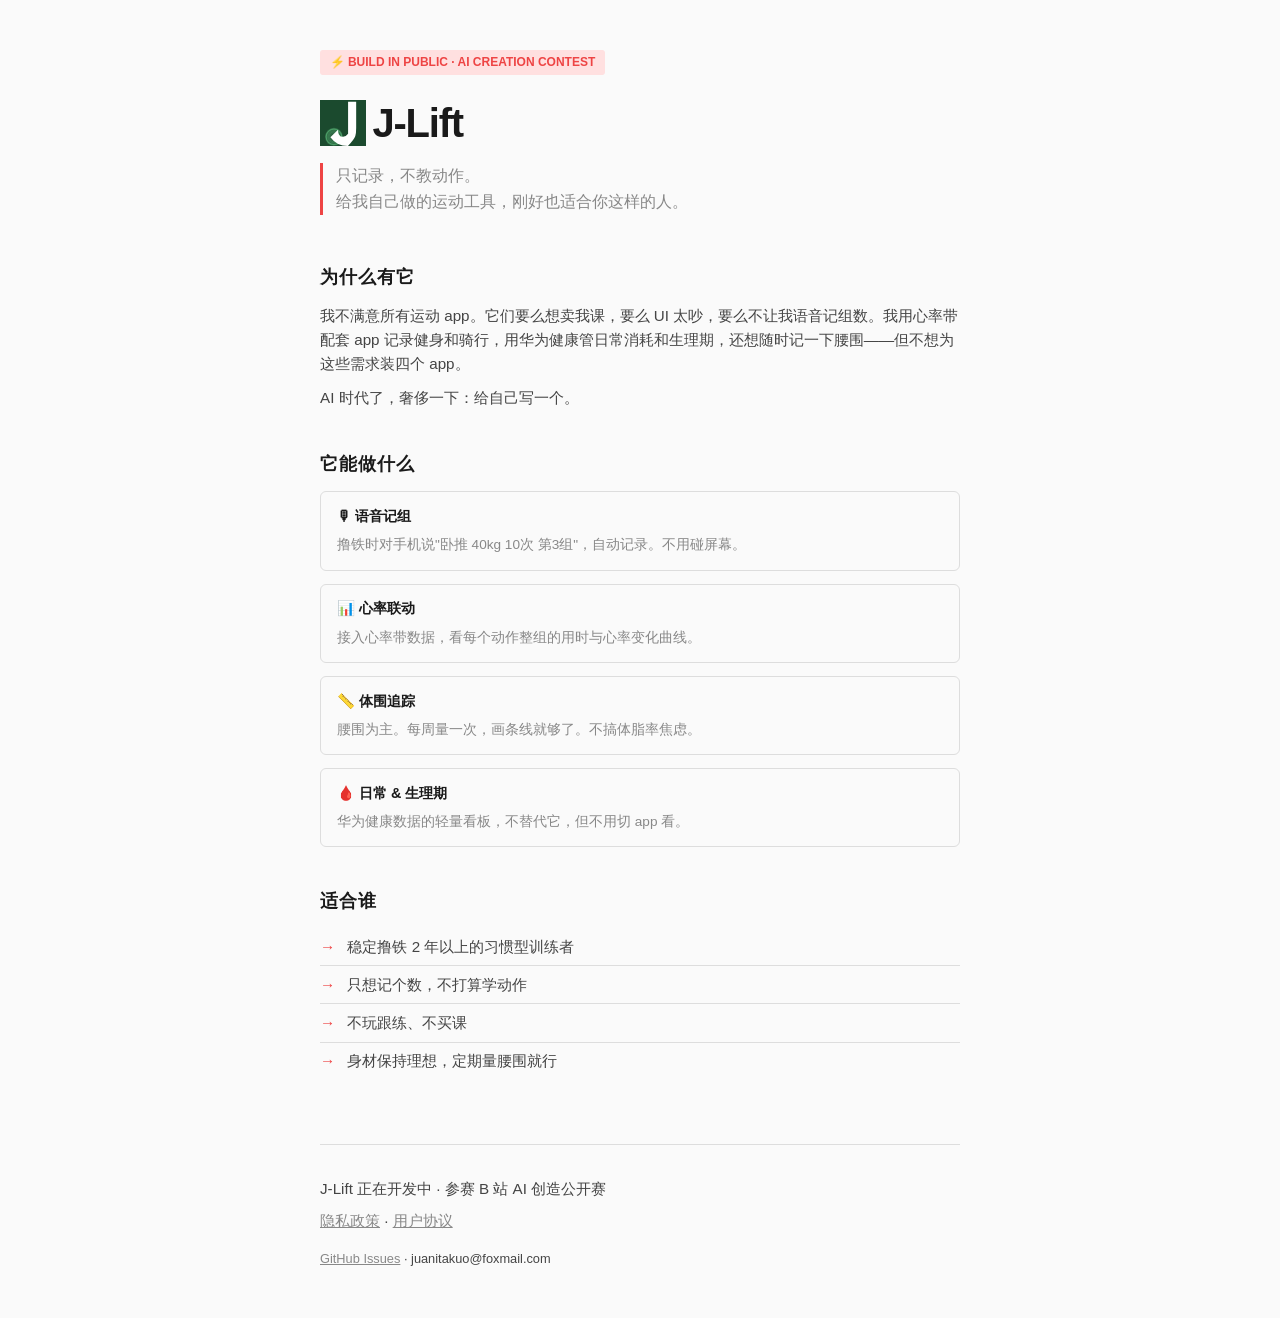
<file: index.html>
<!DOCTYPE html>
<html lang="zh-CN">
<head>
<meta charset="UTF-8">
<meta name="viewport" content="width=device-width, initial-scale=1.0">
<title>J-Lift — 只记数，不教动作</title>
<style>
  :root {
    --bg: #fafafa;
    --text: #1a1a1a;
    --muted: #888;
    --accent: #e44;
    --border: #ddd;
  }
  * { margin: 0; padding: 0; box-sizing: border-box; }
  body {
    font-family: -apple-system, "Helvetica Neue", "SF Pro Text", sans-serif;
    background: var(--bg);
    color: var(--text);
    line-height: 1.6;
    padding: 3rem 1.5rem;
  }
  .container { max-width: 640px; margin: 0 auto; }
  header { margin-bottom: 3rem; }
  header h1 {
    font-size: 2.5rem;
    font-weight: 700;
    letter-spacing: -0.03em;
    margin-bottom: 0.3rem;
  }
  header .tagline {
    font-size: 1rem;
    color: var(--muted);
    border-left: 3px solid var(--accent);
    padding-left: 0.8rem;
    margin-top: 0.5rem;
  }
  section { margin-bottom: 2.5rem; }
  h2 {
    font-size: 1.1rem;
    font-weight: 600;
    margin-bottom: 0.8rem;
    text-transform: uppercase;
    letter-spacing: 0.05em;
    color: var(--text);
  }
  p, li { font-size: 0.95rem; color: #444; }
  ul { list-style: none; padding: 0; }
  li {
    padding: 0.4rem 0;
    border-bottom: 1px solid var(--border);
  }
  li:last-child { border-bottom: none; }
  li span { color: var(--accent); margin-right: 0.5rem; }
  .features { display: grid; gap: 0.8rem; }
  .features div {
    padding: 0.8rem 1rem;
    border: 1px solid var(--border);
    border-radius: 6px;
  }
  .features strong { display: block; font-size: 0.9rem; margin-bottom: 0.2rem; }
  .features small { color: var(--muted); font-size: 0.85rem; }
  footer {
    margin-top: 4rem;
    padding-top: 2rem;
    border-top: 1px solid var(--border);
    font-size: 0.85rem;
    color: var(--muted);
  }
  footer a { color: var(--muted); text-decoration: underline; }
  .status {
    display: inline-block;
    padding: 0.2rem 0.6rem;
    border-radius: 3px;
    font-size: 0.75rem;
    font-weight: 600;
    background: #ffe0e0;
    color: var(--accent);
    margin-bottom: 1rem;
  }
</style>
</head>
<body>
<div class="container">

<header>
  <span class="status">⚡ BUILD IN PUBLIC · AI CREATION CONTEST</span>
  <h1 style="display: flex; align-items: center; gap: 0.4rem;">
    <svg viewBox="0 0 1024 1024" width="46" height="46" style="flex-shrink: 0;">
      <rect x="0" y="0" width="1024" height="1024" fill="#1B4A2E"/>
      <g transform="translate(0,0)">
        <line x1="-160" y1="40" x2="-60" y2="1024" stroke="#3D8655" stroke-width="4" opacity="0.15"/>
        <line x1="-60" y1="40" x2="40" y2="1024" stroke="#3D8655" stroke-width="3" opacity="0.12"/>
        <line x1="900" y1="40" x2="1010" y2="1024" stroke="#3D8655" stroke-width="4" opacity="0.12"/>
        <circle cx="310" cy="820" r="200" fill="#306A45"/>
        <circle cx="310" cy="820" r="173" fill="none" stroke="#4A9E66" stroke-width="26"/>
        <circle cx="310" cy="820" r="135" fill="none" stroke="#3D8655" stroke-width="16"/>
        <circle cx="310" cy="820" r="110" fill="none" stroke="#5DB880" stroke-width="8" opacity="0.6"/>
        <circle cx="310" cy="820" r="55" fill="#1B4A2E"/>
        <path d="M 625.2 40.0 L 805.2 40.0 L 805.2 625.1 Q 805.2 741.3 786.0 802.2 Q 759.4 880.6 621.5 1024.0 Q 374.3 1024.0 231.4 826.6 L 401.0 661.2 Q 404.4 739.8 423.7 771.0 Q 453.1 820.2 513.2 820.2 Q 574.0 820.2 625.2 750.5 Z" fill="#FFF"/>
      </g>
    </svg>
    J-Lift
  </h1>
  <div class="tagline">只记录，不教动作。<br>给我自己做的运动工具，刚好也适合你这样的人。</div>
</header>

<section>
  <h2>为什么有它</h2>
  <p>我不满意所有运动 app。它们要么想卖我课，要么 UI 太吵，要么不让我语音记组数。我用心率带配套 app 记录健身和骑行，用华为健康管日常消耗和生理期，还想随时记一下腰围——但不想为这些需求装四个 app。</p>
  <p style="margin-top: 0.6rem;">AI 时代了，奢侈一下：给自己写一个。</p>
</section>

<section>
  <h2>它能做什么</h2>
  <div class="features">
    <div>
      <strong>🎙 语音记组</strong>
      <small>撸铁时对手机说"卧推 40kg 10次 第3组"，自动记录。不用碰屏幕。</small>
    </div>
    <div>
      <strong>📊 心率联动</strong>
      <small>接入心率带数据，看每个动作整组的用时与心率变化曲线。</small>
    </div>
    <div>
      <strong>📏 体围追踪</strong>
      <small>腰围为主。每周量一次，画条线就够了。不搞体脂率焦虑。</small>
    </div>
    <div>
      <strong>🩸 日常 & 生理期</strong>
      <small>华为健康数据的轻量看板，不替代它，但不用切 app 看。</small>
    </div>
  </div>
</section>

<section>
  <h2>适合谁</h2>
  <ul>
    <li><span>→</span> 稳定撸铁 2 年以上的习惯型训练者</li>
    <li><span>→</span> 只想记个数，不打算学动作</li>
    <li><span>→</span> 不玩跟练、不买课</li>
    <li><span>→</span> 身材保持理想，定期量腰围就行</li>
  </ul>
</section>

<footer>
  <p>J-Lift 正在开发中 · 参赛 B 站 AI 创造公开赛</p>
  <p style="margin-top: 0.5rem;">
    <a href="privacy.html">隐私政策</a> · 
    <a href="terms.html">用户协议</a>
  </p>
  <p style="margin-top: 1rem; font-size: 0.8rem;">
    <a href="https://github.com/gsjuan/j-lift/issues">GitHub Issues</a> · 
    juanitakuo@foxmail.com
  </p>
</footer>

</div>
</body>
</html>
</file>
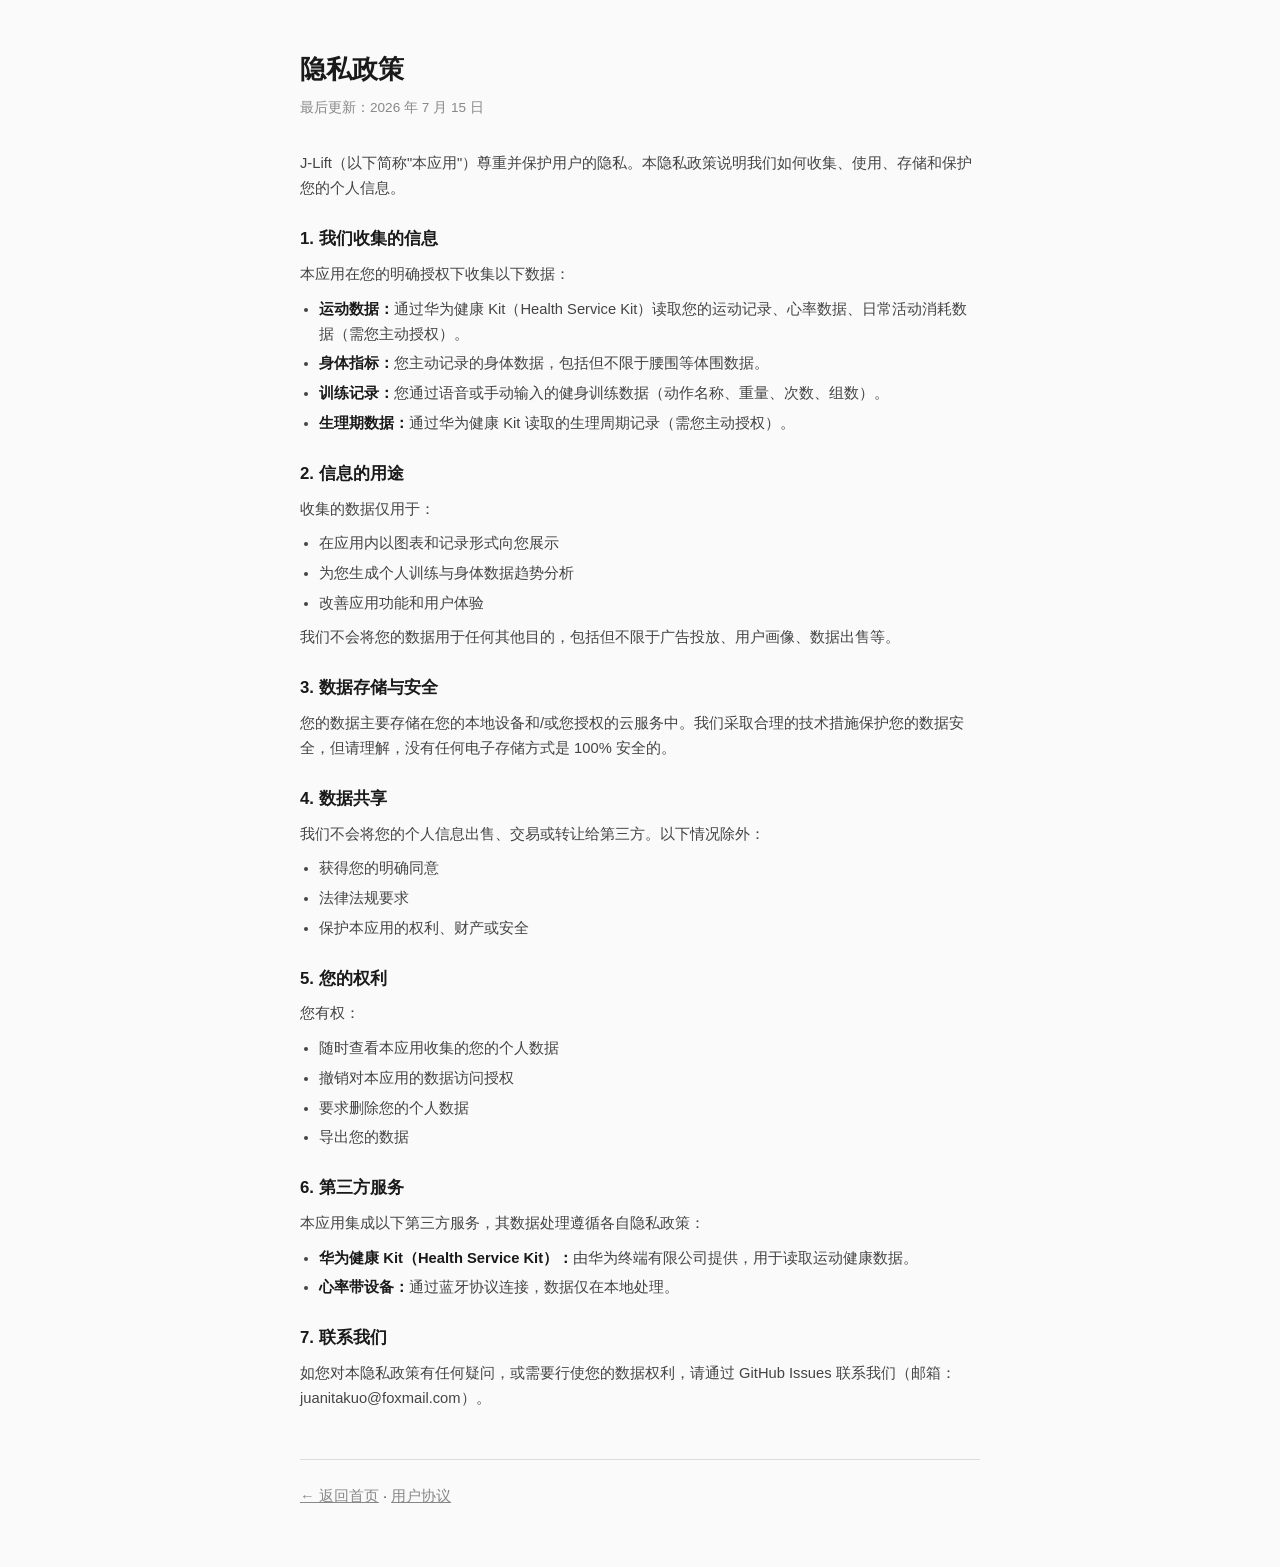
<file: privacy.html>
<!DOCTYPE html>
<html lang="zh-CN">
<head>
<meta charset="UTF-8">
<meta name="viewport" content="width=device-width, initial-scale=1.0">
<title>隐私政策 — J-Lift</title>
<style>
  :root {
    --bg: #fafafa;
    --text: #1a1a1a;
    --muted: #888;
    --accent: #e44;
  }
  * { margin: 0; padding: 0; box-sizing: border-box; }
  body {
    font-family: -apple-system, "Helvetica Neue", "SF Pro Text", sans-serif;
    background: var(--bg);
    color: var(--text);
    line-height: 1.7;
    padding: 3rem 1.5rem;
  }
  .container { max-width: 680px; margin: 0 auto; }
  h1 { font-size: 1.6rem; font-weight: 700; margin-bottom: 0.3rem; }
  .date { color: var(--muted); font-size: 0.85rem; margin-bottom: 2rem; }
  h2 { font-size: 1.05rem; font-weight: 600; margin: 1.5rem 0 0.5rem; }
  p { font-size: 0.92rem; color: #444; margin-bottom: 0.6rem; }
  ul { padding-left: 1.2rem; margin-bottom: 0.6rem; }
  li { font-size: 0.92rem; color: #444; margin-bottom: 0.3rem; }
  strong { color: var(--text); }
  footer {
    margin-top: 3rem;
    padding-top: 1.5rem;
    border-top: 1px solid #ddd;
    font-size: 0.85rem;
    color: var(--muted);
  }
  footer a { color: var(--muted); text-decoration: underline; }
</style>
</head>
<body>
<div class="container">

<h1>隐私政策</h1>
<p class="date">最后更新：2026 年 7 月 15 日</p>

<p>J-Lift（以下简称"本应用"）尊重并保护用户的隐私。本隐私政策说明我们如何收集、使用、存储和保护您的个人信息。</p>

<h2>1. 我们收集的信息</h2>
<p>本应用在您的明确授权下收集以下数据：</p>
<ul>
  <li><strong>运动数据：</strong>通过华为健康 Kit（Health Service Kit）读取您的运动记录、心率数据、日常活动消耗数据（需您主动授权）。</li>
  <li><strong>身体指标：</strong>您主动记录的身体数据，包括但不限于腰围等体围数据。</li>
  <li><strong>训练记录：</strong>您通过语音或手动输入的健身训练数据（动作名称、重量、次数、组数）。</li>
  <li><strong>生理期数据：</strong>通过华为健康 Kit 读取的生理周期记录（需您主动授权）。</li>
</ul>

<h2>2. 信息的用途</h2>
<p>收集的数据仅用于：</p>
<ul>
  <li>在应用内以图表和记录形式向您展示</li>
  <li>为您生成个人训练与身体数据趋势分析</li>
  <li>改善应用功能和用户体验</li>
</ul>
<p>我们不会将您的数据用于任何其他目的，包括但不限于广告投放、用户画像、数据出售等。</p>

<h2>3. 数据存储与安全</h2>
<p>您的数据主要存储在您的本地设备和/或您授权的云服务中。我们采取合理的技术措施保护您的数据安全，但请理解，没有任何电子存储方式是 100% 安全的。</p>

<h2>4. 数据共享</h2>
<p>我们不会将您的个人信息出售、交易或转让给第三方。以下情况除外：</p>
<ul>
  <li>获得您的明确同意</li>
  <li>法律法规要求</li>
  <li>保护本应用的权利、财产或安全</li>
</ul>

<h2>5. 您的权利</h2>
<p>您有权：</p>
<ul>
  <li>随时查看本应用收集的您的个人数据</li>
  <li>撤销对本应用的数据访问授权</li>
  <li>要求删除您的个人数据</li>
  <li>导出您的数据</li>
</ul>

<h2>6. 第三方服务</h2>
<p>本应用集成以下第三方服务，其数据处理遵循各自隐私政策：</p>
<ul>
  <li><strong>华为健康 Kit（Health Service Kit）：</strong>由华为终端有限公司提供，用于读取运动健康数据。</li>
  <li><strong>心率带设备：</strong>通过蓝牙协议连接，数据仅在本地处理。</li>
</ul>

<h2>7. 联系我们</h2>
<p>如您对本隐私政策有任何疑问，或需要行使您的数据权利，请通过 GitHub Issues 联系我们（邮箱：juanitakuo@foxmail.com）。</p>

<footer>
  <p><a href="index.html">← 返回首页</a> · <a href="terms.html">用户协议</a></p>
</footer>

</div>
</body>
</html>
</file>
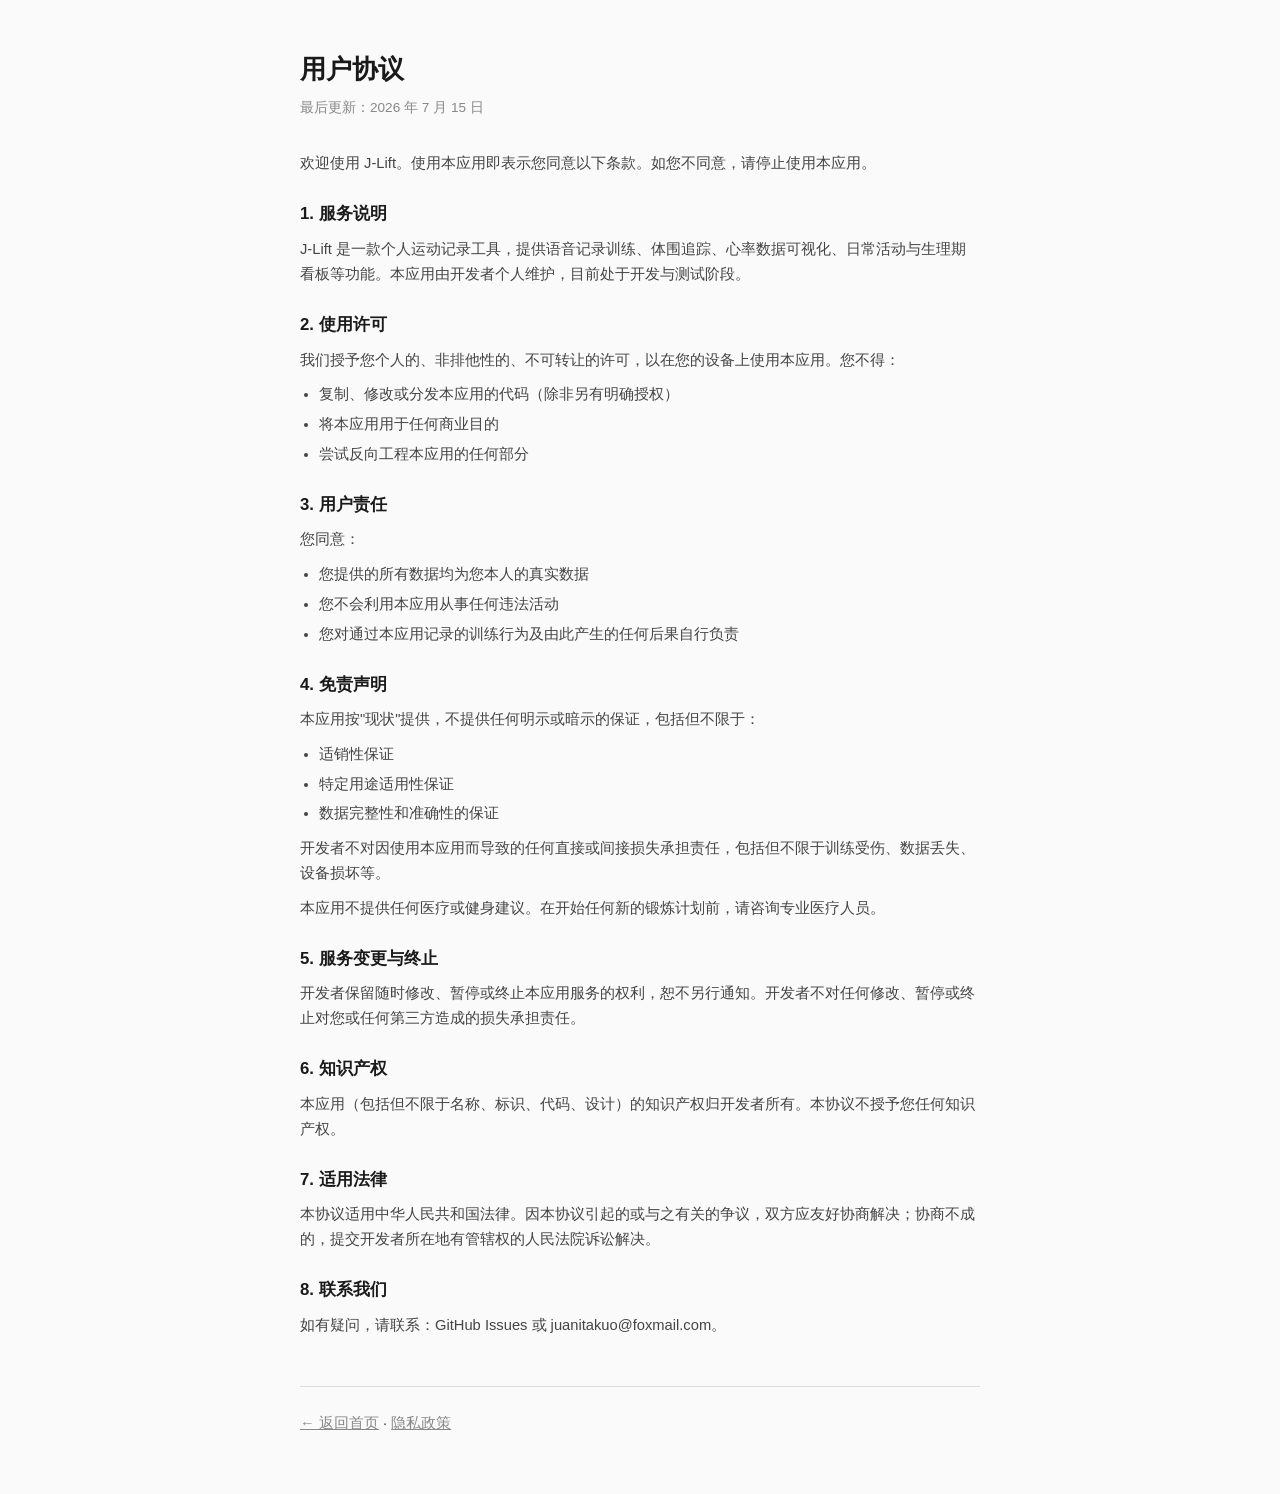
<file: terms.html>
<!DOCTYPE html>
<html lang="zh-CN">
<head>
<meta charset="UTF-8">
<meta name="viewport" content="width=device-width, initial-scale=1.0">
<title>用户协议 — J-Lift</title>
<style>
  :root {
    --bg: #fafafa;
    --text: #1a1a1a;
    --muted: #888;
    --accent: #e44;
  }
  * { margin: 0; padding: 0; box-sizing: border-box; }
  body {
    font-family: -apple-system, "Helvetica Neue", "SF Pro Text", sans-serif;
    background: var(--bg);
    color: var(--text);
    line-height: 1.7;
    padding: 3rem 1.5rem;
  }
  .container { max-width: 680px; margin: 0 auto; }
  h1 { font-size: 1.6rem; font-weight: 700; margin-bottom: 0.3rem; }
  .date { color: var(--muted); font-size: 0.85rem; margin-bottom: 2rem; }
  h2 { font-size: 1.05rem; font-weight: 600; margin: 1.5rem 0 0.5rem; }
  p { font-size: 0.92rem; color: #444; margin-bottom: 0.6rem; }
  ul { padding-left: 1.2rem; margin-bottom: 0.6rem; }
  li { font-size: 0.92rem; color: #444; margin-bottom: 0.3rem; }
  strong { color: var(--text); }
  footer {
    margin-top: 3rem;
    padding-top: 1.5rem;
    border-top: 1px solid #ddd;
    font-size: 0.85rem;
    color: var(--muted);
  }
  footer a { color: var(--muted); text-decoration: underline; }
</style>
</head>
<body>
<div class="container">

<h1>用户协议</h1>
<p class="date">最后更新：2026 年 7 月 15 日</p>

<p>欢迎使用 J-Lift。使用本应用即表示您同意以下条款。如您不同意，请停止使用本应用。</p>

<h2>1. 服务说明</h2>
<p>J-Lift 是一款个人运动记录工具，提供语音记录训练、体围追踪、心率数据可视化、日常活动与生理期看板等功能。本应用由开发者个人维护，目前处于开发与测试阶段。</p>

<h2>2. 使用许可</h2>
<p>我们授予您个人的、非排他性的、不可转让的许可，以在您的设备上使用本应用。您不得：</p>
<ul>
  <li>复制、修改或分发本应用的代码（除非另有明确授权）</li>
  <li>将本应用用于任何商业目的</li>
  <li>尝试反向工程本应用的任何部分</li>
</ul>

<h2>3. 用户责任</h2>
<p>您同意：</p>
<ul>
  <li>您提供的所有数据均为您本人的真实数据</li>
  <li>您不会利用本应用从事任何违法活动</li>
  <li>您对通过本应用记录的训练行为及由此产生的任何后果自行负责</li>
</ul>

<h2>4. 免责声明</h2>
<p>本应用按"现状"提供，不提供任何明示或暗示的保证，包括但不限于：</p>
<ul>
  <li>适销性保证</li>
  <li>特定用途适用性保证</li>
  <li>数据完整性和准确性的保证</li>
</ul>
<p>开发者不对因使用本应用而导致的任何直接或间接损失承担责任，包括但不限于训练受伤、数据丢失、设备损坏等。</p>
<p>本应用不提供任何医疗或健身建议。在开始任何新的锻炼计划前，请咨询专业医疗人员。</p>

<h2>5. 服务变更与终止</h2>
<p>开发者保留随时修改、暂停或终止本应用服务的权利，恕不另行通知。开发者不对任何修改、暂停或终止对您或任何第三方造成的损失承担责任。</p>

<h2>6. 知识产权</h2>
<p>本应用（包括但不限于名称、标识、代码、设计）的知识产权归开发者所有。本协议不授予您任何知识产权。</p>

<h2>7. 适用法律</h2>
<p>本协议适用中华人民共和国法律。因本协议引起的或与之有关的争议，双方应友好协商解决；协商不成的，提交开发者所在地有管辖权的人民法院诉讼解决。</p>

<h2>8. 联系我们</h2>
<p>如有疑问，请联系：GitHub Issues 或 juanitakuo@foxmail.com。</p>

<footer>
  <p><a href="index.html">← 返回首页</a> · <a href="privacy.html">隐私政策</a></p>
</footer>

</div>
</body>
</html>
</file>
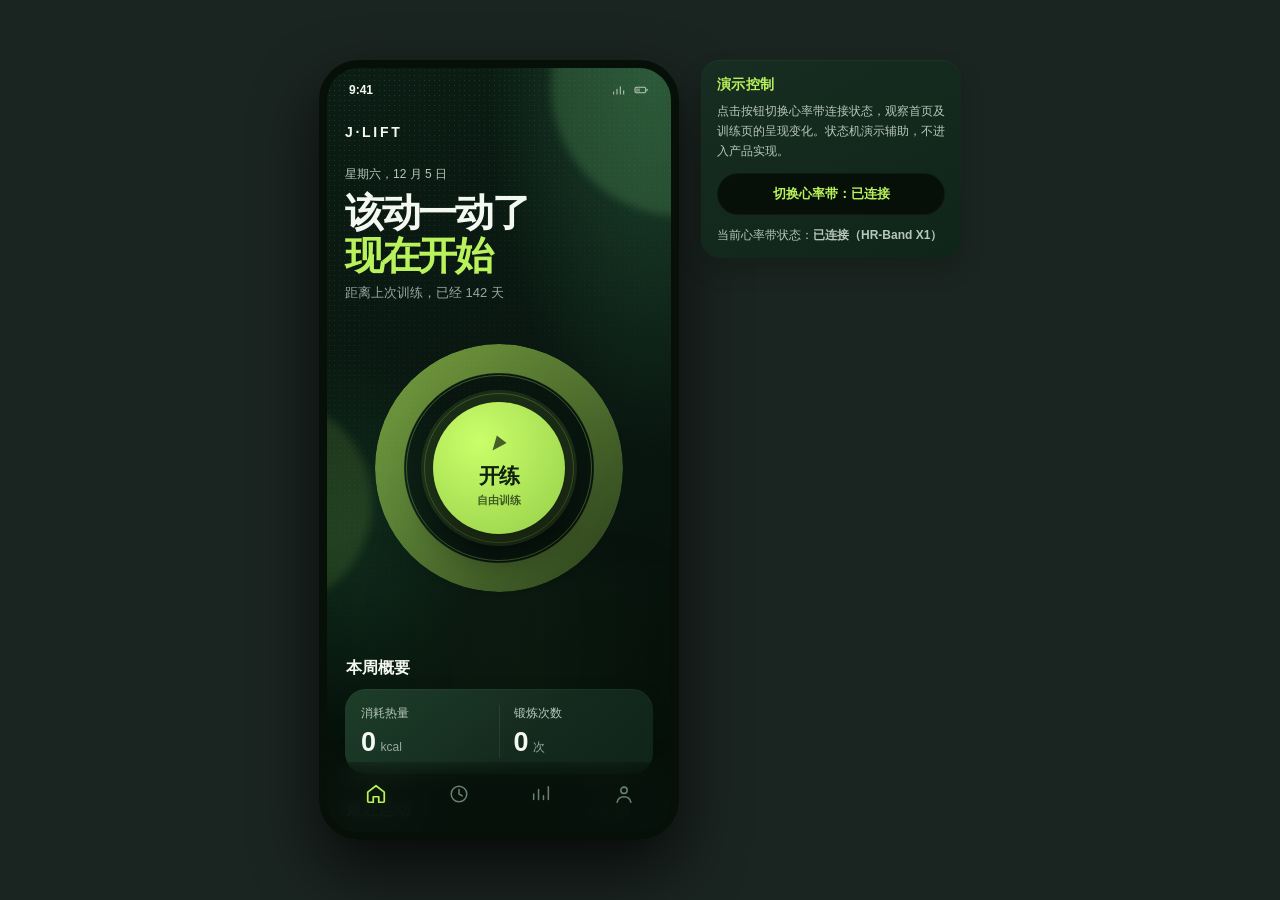
<file: docs/prototype/phone/JLift-phone-prototype.html>
<!doctype html>
<html lang="zh-CN">
<head>
  <meta charset="utf-8" />
  <meta name="viewport" content="width=device-width,initial-scale=1" />
  <title>J·LIFT — 手机端原型</title>
  <link rel="stylesheet" href="style.css" />
</head>
<body>
  <div class="stage">
  <div class="phone">
    <div class="glow one"></div><div class="glow two"></div><div class="glow three"></div><div class="grain"></div>

    <!-- 状态栏：纯 SVG，无 emoji -->
    <div class="statusbar">
      <span>9:41</span>
      <span class="right">
        <svg viewBox="0 0 24 24" aria-hidden="true"><path d="M4 18v-3M9 18v-7M14 18v-11M19 18v-5"/></svg>
        <svg viewBox="0 0 24 24" aria-hidden="true"><rect x="3" y="8" width="16" height="8" rx="2"/><path d="M21 11v2"/><path d="M6 10v4M9 10v4"/></svg>
      </span>
    </div>

    <main class="screen" id="screen"></main>

    <nav class="bottom-nav" id="bottom-nav" aria-label="主导航"></nav>

    <!-- 实时训练覆盖层 -->
    <section class="live" id="live" aria-label="实时训练"></section>

    <!-- 汇总 / 保存覆盖层 -->
    <section class="summary" id="summary" aria-label="训练汇总"></section>

    <!-- 倒计时覆盖层 -->
    <div class="countdown" id="countdown" aria-live="assertive">
      <div class="countdown-number" id="countdown-number">3</div>
    </div>

    <!-- 录入 / 编辑弹层 -->
    <div class="sheet" id="sheet" aria-label="录入"></div>

    <div class="toast" id="toast" role="status"></div>

    <!-- 未连接心率带提示（可跳过） -->
    <div class="modal" id="hr-prompt" role="dialog" aria-modal="true">
      <div class="modal-card">
        <div class="m-icon"><svg viewBox="0 0 24 24" aria-hidden="true"><path d="M12 20.5C12 20.5 4 14.5 4 8.8A4.3 4.3 0 0 1 12 7a4.3 4.3 0 0 1 8 1.8c0 5.7-8 11.7-8 11.7Z"/></svg></div>
        <h3>未连接心率带</h3>
        <p>本次训练将不记录心率数据，仍可按动作组记录训练量。可稍后在「我的」页连接心率带。</p>
        <div class="modal-actions">
          <button class="btn-ghost" data-act="hr-prompt-connect">去连接</button>
          <button class="btn-mint" data-act="hr-prompt-skip" aria-label="取消">跳过，继续训练</button>
        </div>
      </div>
    </div>

    <!-- 退出训练确认（手势返回二次弹窗） -->
    <div class="modal" id="leave-confirm" role="dialog" aria-modal="true">
      <div class="modal-card">
        <div class="m-icon"><svg viewBox="0 0 24 24" aria-hidden="true"><path d="M12 4l9 16H3Z"/><path d="M12 10v5M12 17.5v.5"/></svg></div>
        <h3>退出训练？</h3>
        <p id="leave-text">已录入的动作组将不会被保存。</p>
        <div class="modal-actions">
          <button class="btn-ghost" data-act="leave-cancel" aria-label="取消">继续训练</button>
          <button class="btn-mint" data-act="leave-confirm">退出</button>
        </div>
      </div>
    </div>

    <!-- 结束训练确认（长按结束的二次确认） -->
    <div class="modal" id="end-confirm" role="dialog" aria-modal="true">
      <div class="modal-card">
        <div class="m-icon"><svg viewBox="0 0 24 24" aria-hidden="true"><path d="M12 4l9 16H3Z"/><path d="M12 10v5M12 17.5v.5"/></svg></div>
        <h3>确认结束训练？</h3>
        <p id="end-text">本次数据将汇总并保存为训练记录。</p>
        <div class="modal-actions">
          <button class="btn-ghost" data-act="end-cancel" aria-label="取消">继续训练</button>
          <button class="btn-mint" data-act="end-confirm">确认结束</button>
        </div>
      </div>
    </div>

    <!-- 删除锻炼记录二次确认 -->
    <div class="modal" id="del-confirm" role="dialog" aria-modal="true">
      <div class="modal-card">
        <div class="m-icon"><svg viewBox="0 0 24 24" aria-hidden="true"><path d="M4 7h16M9 7V5h6v2M6 7l1 13h10l1-13"/></svg></div>
        <h3>是否删除该锻炼记录</h3>
        <p>删除后不可恢复</p>
        <div class="modal-actions">
          <button class="btn-ghost" data-act="del-cancel" aria-label="取消">取消</button>
          <button class="btn-mint" data-act="del-confirm">确定</button>
        </div>
      </div>
    </div>
  </div>

  <!-- 演示控制：位于手机框右侧，用于切换心率带连接状态查看各页呈现差异 -->
  <aside class="review-panel" aria-label="演示控制面板">
    <p class="rp-title">演示控制</p>
    <p class="rp-hint">点击按钮切换心率带连接状态，观察首页及训练页的呈现变化。状态机演示辅助，不进入产品实现。</p>
    <div class="rp-actions">
      <button class="rp-btn" id="rp-demo-hr" type="button">切换心率带：<span id="rp-hr-label">已连接</span></button>
    </div>
    <p class="rp-state">当前心率带状态：<span id="rp-state-text">—</span></p>
  </aside>
  </div>

  <script src="store.js"></script>
  <script src="components.js"></script>
</body>
</html>
</file>
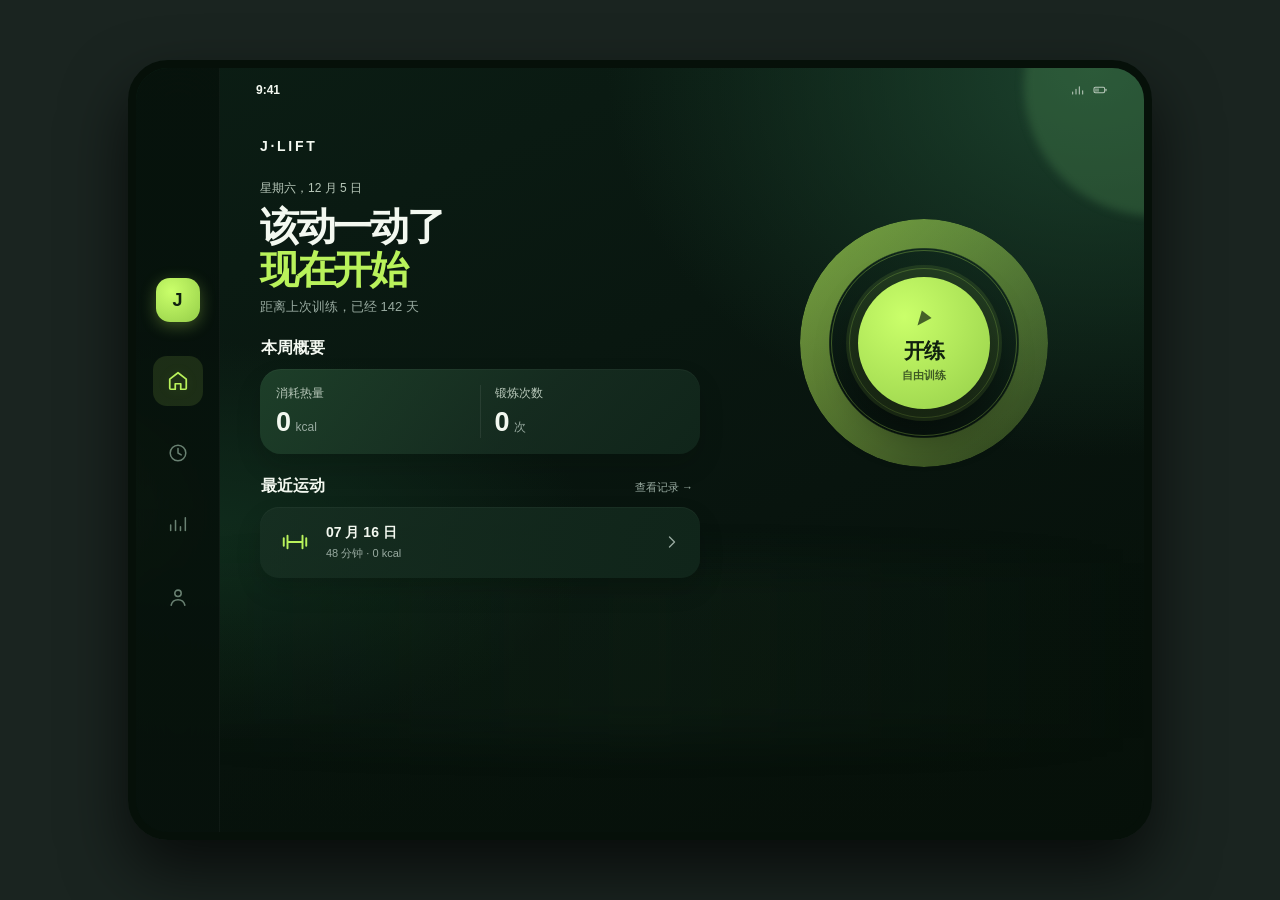
<file: docs/prototype/tablet/JLift-tablet-prototype.html>
<!doctype html>
<!-- 平台: tablet | 保真度: hifi | 风格: J·LIFT（深森林绿） -->
<!-- 组件: side-nav, statusbar, screen, live-overlay, summary-overlay, countdown, sheet, modal -->
<!-- 模块: home(训练环+周概要), records, body, profile；数据模型与交互逻辑同手机端 jlift/ -->
<html lang="zh-CN">
<head>
  <meta charset="utf-8" />
  <meta name="viewport" content="width=device-width,initial-scale=1" />
  <title>J·LIFT — 平板端原型</title>
  <link rel="stylesheet" href="style.css" />
</head>
<body>
  <!-- 平板外框：1024×768，左侧图标导航 + 右侧内容列 -->
  <div class="phone">
    <div class="glow one"></div><div class="glow two"></div><div class="glow three"></div><div class="rain"></div>

    <!-- 侧边导航（纯图标，无文字；renderNav 注入按钮） -->
    <nav class="bottom-nav" id="bottom-nav" aria-label="主导航"></nav>

    <!-- 右侧内容列：状态栏 + 滚动屏 -->
    <div class="screen-col">
      <div class="statusbar">
        <span>9:41</span>
        <span class="right">
          <svg viewBox="0 0 24 24" aria-hidden="true"><path d="M4 18v-3M9 18v-7M14 18v-11M19 18v-5"/></svg>
          <svg viewBox="0 0 24 24" aria-hidden="true"><rect x="3" y="8" width="16" height="8" rx="2"/><path d="M21 11v2"/><path d="M6 10v4M9 10v4"/></svg>
        </span>
      </div>
      <main class="screen" id="screen"></main>
    </div>

    <!-- 实时训练覆盖层 -->
    <section class="live" id="live" aria-label="实时训练"></section>
    <!-- 汇总 / 保存覆盖层 -->
    <section class="summary" id="summary" aria-label="训练汇总"></section>
    <!-- 倒计时覆盖层 -->
    <div class="countdown" id="countdown" aria-live="assertive">
      <div class="countdown-number" id="countdown-number">3</div>
    </div>
    <!-- 录入 / 编辑弹层 -->
    <div class="sheet" id="sheet" aria-label="录入"></div>
    <div class="toast" id="toast" role="status"></div>

    <!-- 未连接心率带提示（可跳过） -->
    <div class="modal" id="hr-prompt" role="dialog" aria-modal="true">
      <div class="modal-card">
        <div class="m-icon"><svg viewBox="0 0 24 24" aria-hidden="true"><path d="M12 20.5C12 20.5 4 14.5 4 8.8A4.3 4.3 0 0 1 12 7a4.3 4.3 0 0 1 8 1.8c0 5.7-8 11.7-8 11.7Z"/></svg></div>
        <h3>未连接心率带</h3>
        <p>本次训练将不记录心率数据，仍可按动作组记录训练量。可稍后在「我的」页连接心率带。</p>
        <div class="modal-actions">
          <button class="btn-ghost" data-act="hr-prompt-connect">去连接</button>
          <button class="btn-mint" data-act="hr-prompt-skip" aria-label="取消">跳过，继续训练</button>
        </div>
      </div>
    </div>
    <!-- 退出训练确认（手势返回二次弹窗） -->
    <div class="modal" id="leave-confirm" role="dialog" aria-modal="true">
      <div class="modal-card">
        <div class="m-icon"><svg viewBox="0 0 24 24" aria-hidden="true"><path d="M12 4l9 16H3Z"/><path d="M12 10v5M12 17.5v.5"/></svg></div>
        <h3>退出训练？</h3>
        <p id="leave-text">已录入的动作组将不会被保存。</p>
        <div class="modal-actions">
          <button class="btn-ghost" data-act="leave-cancel" aria-label="取消">继续训练</button>
          <button class="btn-mint" data-act="leave-confirm">退出</button>
        </div>
      </div>
    </div>
    <!-- 结束训练确认（长按结束的二次确认） -->
    <div class="modal" id="end-confirm" role="dialog" aria-modal="true">
      <div class="modal-card">
        <div class="m-icon"><svg viewBox="0 0 24 24" aria-hidden="true"><path d="M12 4l9 16H3Z"/><path d="M12 10v5M12 17.5v.5"/></svg></div>
        <h3>确认结束训练？</h3>
        <p id="end-text">本次数据将汇总并保存为训练记录。</p>
        <div class="modal-actions">
          <button class="btn-ghost" data-act="end-cancel" aria-label="取消">继续训练</button>
          <button class="btn-mint" data-act="end-confirm">确认结束</button>
        </div>
      </div>
    </div>

    <!-- 删除锻炼记录二次确认 -->
    <div class="modal" id="del-confirm" role="dialog" aria-modal="true">
      <div class="modal-card">
        <div class="m-icon"><svg viewBox="0 0 24 24" aria-hidden="true"><path d="M4 7h16M9 7V5h6v2M6 7l1 13h10l1-13"/></svg></div>
        <h3>是否删除该锻炼记录</h3>
        <p>删除后不可恢复</p>
        <div class="modal-actions">
          <button class="btn-ghost" data-act="del-cancel" aria-label="取消">取消</button>
          <button class="btn-mint" data-act="del-confirm">确定</button>
        </div>
      </div>
    </div>
  </div>

  <script src="store.js"></script>
  <script src="components.js"></script>
</body>
</html>
</file>
<file: docs/prototype/phone/style.css>
/* ============================================================
   J·LIFT 手机端视觉规范 · 设计令牌与组件样式
   依据：AI-GYM-visual-constraints.md v1.0
   所有十六进制颜色仅出现在 :root 令牌定义；组件只引用 var(--x)。
   ============================================================ */
:root {
  /* 基础环境 */
  --bg-deep: #061009;
  --bg-base: #0b1812;
  --bg-raised: #10251a;
  --bg-card: rgba(24, 48, 35, .78);
  --bg-card-strong: rgba(31, 66, 43, .90);
  --bg-nav: rgba(7, 18, 12, .91);

  /* 文字 */
  --text-primary: #F3F8F0;
  --text-secondary: #B7C7B9;
  --text-tertiary: #98AAA0;
  --text-disabled: #698172;

  /* 行动与状态 */
  --accent: #B9F25B;       /* 唯一主行动色 */
  --accent-soft: rgba(185, 242, 91, .12);
  --accent-muted: #7EAF52;
  --danger: #F19B77;       /* 仅错误、危险心率等 */

  /* 透明度与阴影 */
  --hairline-highlight: rgba(215, 255, 221, .04);
  --shadow-card: 0 12px 24px rgba(2, 10, 5, .16);
  --shadow-float: 0 18px 38px rgba(0, 0, 0, .50);

  /* 尺寸 */
  --page-x: 18px;
  --radius-card: 19px;
  --radius-large: 21px;
  --radius-pill: 999px;
  --nav-height: 70px;

  /* 派生光晕（仅用于空间深度，不高于 35% 透明度） */
  --glow-green: rgba(76, 136, 82, .35);
  --glow-mint: rgba(169, 230, 83, .12);
  --ring-soft: rgba(185, 242, 91, .10);
  --ring-dash: rgba(185, 242, 91, .09);

  /* Karvonen 心率区间语义色（PRD §8.2；数据可视化专用，不参与主色板） */
  --zone-warm: #5AA9E6;   /* 热身 50-60% 蓝 */
  --zone-fat: #5CC46A;    /* 燃脂 60-70% 绿 */
  --zone-aero: #E8C75A;   /* 有氧 70-80% 黄 */
  --zone-anaero: #F0A35A; /* 无氧 80-90% 橙 */
  --zone-max: #F0716E;    /* 极限 90-100% 红 */
}

* { box-sizing: border-box; }
html, body { margin: 0; padding: 0; }
body {
  min-height: 100vh;
  display: grid;
  place-items: center;
  padding: 22px;
  background: #1a2420;
  color: var(--text-primary);
  font-family: -apple-system, BlinkMacSystemFont, "Segoe UI", "PingFang SC", "Microsoft YaHei", sans-serif;
  -webkit-font-smoothing: antialiased;
}
button { font: inherit; color: inherit; border: 0; background: none; cursor: pointer; }
button:focus-visible, input:focus-visible, .nav-btn:focus-visible, .chip:focus-visible, .card-right:focus-visible, .start-core:focus-visible, .hold-btn:focus-visible, .card:focus-visible, .row-item:focus-visible { outline: 2px solid var(--accent); outline-offset: 2px; }
ul { margin: 0; padding: 0; list-style: none; }

/* ---------- 舞台：手机 + 框外核对面板并排 ---------- */
.stage {
  display: flex;
  flex-direction: row;
  align-items: flex-start;
  gap: 22px;
  flex-wrap: wrap;
  justify-content: center;
}

/* ---------- 演示控制面板（手机框右侧） ---------- */
.review-panel {
  width: 260px;
  padding: 16px 16px 14px;
  border-radius: var(--radius-card);
  background: linear-gradient(150deg, var(--bg-card), var(--bg-raised));
  box-shadow: inset 0 1px var(--hairline-highlight), var(--shadow-card);
  color: var(--text-primary);
  position: sticky;
  top: 22px;
}
.rp-title { margin: 0 0 8px; font-size: 14px; font-weight: 750; color: var(--accent); letter-spacing: .3px; }
.rp-hint { margin: 0 0 12px; font-size: 12px; line-height: 1.65; color: var(--text-secondary); }
.rp-actions { display: flex; flex-direction: column; gap: 9px; }
.rp-btn {
  padding: 11px 14px;
  border-radius: var(--radius-pill);
  background: var(--bg-deep);
  color: var(--accent);
  border: 1px solid var(--hairline-highlight);
  font-size: 13px;
  font-weight: 600;
  transition: filter .15s ease, transform .1s ease, background .15s;
}
.rp-btn:hover { filter: brightness(1.15); background: rgba(185,242,91,.08); }
.rp-btn:active { transform: scale(.97); }
.rp-btn span { color: var(--mint); font-weight: 700; }
.rp-state { margin: 12px 0 0; font-size: 12px; color: var(--text-secondary); }
.rp-state span { color: var(--mint); font-weight: 700; }

/* ---------- 手机外框 ---------- */
.phone {
  position: relative;
  width: 360px;
  min-height: 780px;
  height: 780px;
  overflow: hidden;
  display: flex;
  flex-direction: column;
  border: 8px solid var(--bg-deep);
  border-radius: 40px;
  background:
    radial-gradient(ellipse at 95% 0, #1c422d 0, transparent 36%),
    radial-gradient(ellipse at 5% 62%, #102d1d 0, transparent 30%),
    linear-gradient(155deg, #0b1d14, #08140e 60%, #061009);
  box-shadow: 0 30px 64px #000a;
}
.phone:before {
  content: "";
  position: absolute;
  inset: 58% 0 0;
  background: linear-gradient(180deg, transparent, #06100980);
  pointer-events: none;
}
.glow { position: absolute; border-radius: 50%; pointer-events: none; filter: blur(4px); }
.glow.one { width: 260px; height: 260px; right: -140px; top: -112px; background: var(--glow-green); }
.glow.two { width: 210px; height: 210px; left: -165px; top: 330px; background: var(--glow-mint); }
.glow.three {
  width: 100%; height: 175px; bottom: 94px; left: 0; border-radius: 0;
  background: linear-gradient(90deg, transparent, #244c3022, transparent); filter: blur(20px);
}
.grain {
  position: absolute; inset: 0; opacity: .14; pointer-events: none;
  background-image: radial-gradient(#d7f4cf .6px, transparent .7px);
  background-size: 5px 5px;
  mask-image: linear-gradient(135deg, #000, transparent 60%);
}

/* ---------- 屏幕与滚动 ---------- */
.screen {
  position: relative;
  flex: 1 1 auto;
  min-height: 0;
  z-index: 1;
  overflow-y: auto;
  overflow-x: hidden;
  padding: 6px var(--page-x) calc(var(--nav-height) + 28px);
  scrollbar-width: none;
}
.screen::-webkit-scrollbar { display: none; }

/* ---------- 状态栏（纯 SVG，无 emoji） ---------- */
.statusbar {
  position: relative; z-index: 2;
  flex: none;
  display: flex; justify-content: space-between; align-items: center;
  height: 44px; padding: 0 22px;
  font-size: 12px; font-weight: 750; color: var(--text-primary);
}
.statusbar .right { display: flex; align-items: center; gap: 6px; color: var(--text-secondary); }
.statusbar svg { width: 16px; height: 16px; fill: none; stroke: currentColor; stroke-width: 1.6; stroke-linecap: round; stroke-linejoin: round; }

/* ---------- 顶部标记行 ---------- */
.topline { display: flex; justify-content: space-between; align-items: center; margin-top: 6px; }
.brand { font-size: 14px; font-weight: 850; letter-spacing: 2.7px; }
.icon-btn {
  width: 34px; height: 34px; border-radius: 50%;
  display: grid; place-items: center;
  background: var(--hairline-highlight); color: var(--text-secondary);
}
.icon-btn svg { width: 19px; height: 19px; fill: none; stroke: currentColor; stroke-width: 1.65; stroke-linecap: round; stroke-linejoin: round; }

/* ---------- 通用排版 ---------- */
.date { margin-top: 26px; font-size: 12px; color: var(--text-secondary); }
.h-hero { font-size: 39px; line-height: 1.11; letter-spacing: -2.3px; margin: 8px 0 6px; font-weight: 850; }
.h-hero em { font-style: normal; color: var(--accent); }
.hint { font-size: 13px; color: var(--text-tertiary); margin: 0 0 4px; }
.section-head { display: flex; justify-content: space-between; align-items: baseline; margin: 10px 1px 6px; }
.section-head b { font-size: 16px; font-weight: 700; }
.detail-top { display: flex; align-items: center; gap: 12px; margin-top: 6px; }
.detail-top .dt-title { font-size: 16px; font-weight: 700; }
.empty .btn-ghost { margin-top: 14px; }
.lib-list { margin-top: 4px; }
.lib-item { display: flex; justify-content: space-between; align-items: center; padding: 12px 4px; }
.lib-item b { font-size: 14px; font-weight: 700; }
.lib-item span { font-size: 11px; color: var(--text-tertiary); }
.ri-range { width: 120px; accent-color: var(--accent); }
.link-btn { font-size: 11px; color: var(--text-tertiary); background: none; }
.link-btn:hover { color: var(--accent); }

/* ---------- 训练启动环（首页唯一主行动） ---------- */
.start-orbit { height: 320px; margin: 12px calc(var(--page-x) * -1) 16px; position: relative; display: grid; place-items: center; }
.ring { position: absolute; border-radius: 50%; }

/* 外环：纯装饰、完整圆形（不绑定任何进度数据，左右均衡无偏向）。linear-gradient 让环带明暗深浅变化（左上亮、右下暗）增加层次，仍为正圆居中、不旋转、不裁切 */
.ring.one {
  width: 248px; height: 248px;
  background: linear-gradient(135deg, rgba(185,242,91,.62) 0%, rgba(185,242,91,.20) 100%);
  -webkit-mask: radial-gradient(closest-side, #0000 76%, #000 77%);
          mask: radial-gradient(closest-side, #0000 76%, #000 77%);
  transform: translateY(-6px);
}
/* 中环：安静的细实线层次环，不旋转、不虚线、不闪烁，避免凌乱 */
.ring.two { width: 186px; height: 186px; border: 1.5px solid rgba(185,242,91,.30); transform: translateY(-6px); }
/* 内环：更细实线，收束视觉 */
.ring.three { width: 150px; height: 150px; border: 1px solid rgba(185,242,91,.22); transform: translateY(-6px); }
.start-core {
  position: relative; z-index: 1; width: 132px; height: 132px; border-radius: 50%;
  display: flex; flex-direction: column; align-items: center; justify-content: center;
  transform: translateY(-6px);
  background: radial-gradient(circle at 35% 30%, #caff6a, #95ce49);
  color: #10210f; box-shadow: 0 0 0 12px rgba(185,242,91,.10), 0 18px 38px #0008;
  transition: transform .16s, box-shadow .16s;
}
.start-core:active { transform: translateY(-6px) scale(.95); box-shadow: 0 0 0 8px var(--ring-soft), 0 12px 25px #0008; }
.start-core .play { display: grid; place-items: center; transform: skewX(-16deg); }
.start-core .play svg { width: 26px; height: 26px; fill: #10210f; }
.start-core b { font-size: 21px; letter-spacing: -.7px; margin-top: 6px; }
.start-core span { font-size: 11px; font-weight: 700; opacity: .7; margin-top: 3px; }

/* ---------- 本周概要卡（两栏：消耗热量 / 锻炼次数） ---------- */
.week {
  display: flex; gap: 14px;
  background: linear-gradient(135deg, var(--bg-card-strong), var(--bg-card) 60%, var(--bg-raised));
  border-radius: var(--radius-large); padding: 16px; margin-top: 4px;
  box-shadow: inset 0 1px var(--hairline-highlight), var(--shadow-card);
}
.week-col { flex: 1; display: flex; flex-direction: column; gap: 5px; }
.week-col + .week-col { border-left: 1px solid rgba(255,255,255,.08); padding-left: 14px; }
.week-cap { font-size: 12px; color: var(--text-secondary); }
.week-val { font-size: 27px; font-weight: 850; letter-spacing: -1.5px; }
.week-val small { font-size: 12px; letter-spacing: 0; color: var(--text-tertiary); font-weight: 400; }
/* 首页垂直节奏：对齐视觉约束（区块间 24–32px / 卡片内 12–16px），作用域限 .home 不影响其他页 */
.home .start-orbit { margin-bottom: 24px; }
.home .week { margin-top: 0; }
.home .section-head { margin: 26px 1px 12px; }
.home .week-head { margin: 0 1px 10px; }

/* ---------- 列表 / 历史卡 ---------- */
.card {
  display: flex; gap: 14px; align-items: center; padding: 15px 16px;
  border-radius: var(--radius-card);
  background: linear-gradient(115deg, var(--bg-card), var(--bg-raised));
  box-shadow: inset 0 1px var(--hairline-highlight), var(--shadow-card);
}
.card + .card { margin-top: 11px; }
.card-icon { display: grid; place-items: center; width: 34px; color: var(--accent); flex: none; }
.card-icon svg { width: 30px; height: 30px; fill: none; stroke: currentColor; stroke-width: 1.55; stroke-linecap: round; stroke-linejoin: round; }
.card-info { flex: 1; min-width: 0; }
.card-info b { font-size: 14px; font-weight: 700; display: block; }
.card-info span { display: block; margin-top: 4px; color: var(--text-tertiary); font-size: 11px; }
.card-right { color: var(--text-tertiary); display: grid; place-items: center; flex: none; }
.del-btn { color: var(--danger); }
.card-right svg { width: 20px; height: 20px; fill: none; stroke: currentColor; stroke-width: 1.65; stroke-linecap: round; stroke-linejoin: round; }

/* 来源徽章 */
.badge { display: inline-block; font-size: 10px; font-weight: 700; padding: 2px 8px; border-radius: var(--radius-pill); background: var(--accent-soft); color: var(--accent); }
.badge.hw { background: rgba(120, 170, 200, .14); color: #a9c8dd; }

/* 筛选 chips */
.chips { display: flex; gap: 8px; margin: 4px 0 12px; flex-wrap: wrap; }
.chip { font-size: 12px; padding: 7px 14px; border-radius: var(--radius-pill); background: var(--bg-card); color: var(--text-secondary); }
.chip.on { background: var(--accent); color: #10210f; font-weight: 700; }

/* 搜索框 */
.search { display: flex; align-items: center; gap: 8px; padding: 10px 14px; border-radius: var(--radius-pill); background: var(--bg-card); color: var(--text-tertiary); margin-bottom: 8px; }
.search svg { width: 18px; height: 18px; fill: none; stroke: currentColor; stroke-width: 1.65; stroke-linecap: round; stroke-linejoin: round; flex: none; }
.search input { flex: 1; background: none; border: 0; outline: none; color: var(--text-primary); font-size: 13px; }
.search input::placeholder { color: var(--text-disabled); }

/* 空 / 边界 / 错误态 */
.empty { text-align: center; padding: 42px 20px; color: var(--text-tertiary); font-size: 13px; line-height: 1.6; }
.empty .em { color: var(--text-secondary); font-weight: 700; }
.state-pill { display: inline-flex; align-items: center; gap: 6px; font-size: 11px; font-weight: 700; padding: 6px 12px; border-radius: var(--radius-pill); background: var(--bg-raised); color: var(--text-secondary); }
.state-pill.warn { background: rgba(241, 155, 119, .14); color: var(--danger); }
.state-pill.ok { background: var(--accent-soft); color: var(--accent); }

/* ---------- 身体数据 / 指标卡 ---------- */
.metric-grid { display: grid; grid-template-columns: 1fr 1fr; gap: 11px; }
.metric { padding: 15px 16px; border-radius: var(--radius-card); background: linear-gradient(135deg, var(--bg-card), var(--bg-raised)); box-shadow: inset 0 1px var(--hairline-highlight), var(--shadow-card); }
.metric .m-label { font-size: 12px; color: var(--text-secondary); }
.metric .m-value { font-size: 27px; font-weight: 850; letter-spacing: -1.5px; margin-top: 4px; }
.metric .m-value small { font-size: 12px; color: var(--text-tertiary); font-weight: 400; letter-spacing: 0; }
.metric .m-src { font-size: 10px; color: var(--text-disabled); margin-top: 4px; }
.metric.locked { opacity: .55; }
.detail-hero {
  display: flex; gap: 12px; align-items: center; padding: 16px; border-radius: var(--radius-card);
  background: linear-gradient(135deg, var(--bg-card-strong), var(--bg-card));
  box-shadow: inset 0 1px var(--hairline-highlight), var(--shadow-card);
}
.dt-mini-row { display: grid; grid-template-columns: repeat(3, minmax(0, 1fr)); gap: 8px; }
.dt-mini { padding: 10px 8px; border-radius: 14px; background: var(--bg-card); }
.dt-mini span { display: block; font-size: 10px; color: var(--text-tertiary); margin-bottom: 4px; }
.dt-mini b { font-size: 14px; font-weight: 800; }
.dt-mini-list { display: grid; gap: 8px; margin-top: 10px; }
.dt-mini-list .dt-mini { display: flex; justify-content: space-between; align-items: center; }

/* 趋势图容器 */
.trend { margin-top: 14px; padding: 16px; border-radius: var(--radius-large); background: linear-gradient(135deg, var(--bg-card), var(--bg-raised)); box-shadow: inset 0 1px var(--hairline-highlight), var(--shadow-card); }
.trend svg { width: 100%; height: 120px; display: block; }
.trend .t-cap { display: flex; justify-content: space-between; font-size: 11px; color: var(--text-tertiary); margin-top: 8px; }

/* ---------- 设置 / 我的 ---------- */
.group { margin-top: 24px; }
.group-title { font-size: 12px; color: var(--text-tertiary); margin: 0 2px 10px; letter-spacing: .3px; }

/* 一组列表项 = 一张卡：单一表面 + 圆角 + 极淡阴影，外缘无可见描边；
   行无独立卡片样式，圆角由卡的 overflow:hidden 裁掉（仅外侧圆角） */
.card-list {
  background: linear-gradient(115deg, var(--bg-card), var(--bg-raised));
  box-shadow: var(--shadow-card);
  border-radius: var(--radius-card);
  overflow: hidden;
}
.row-item { position: relative; display: flex; align-items: center; gap: 14px; padding: 14px 16px; background: none; border-radius: 0; box-shadow: none; }
/* 同组列表项之间的分割线：左右对齐列表内容边缘(=行 padding 16px)；非卡外缘描边 */
.card-list .row-item + .row-item::before {
  content: ""; position: absolute; top: 0; left: 16px; right: 16px;
  border-top: 1px solid var(--hairline-highlight);
}
.row-item .ri-icon { width: 30px; color: var(--text-secondary); display: grid; place-items: center; flex: none; }
.row-item .ri-icon svg { width: 22px; height: 22px; fill: none; stroke: currentColor; stroke-width: 1.65; stroke-linecap: round; stroke-linejoin: round; }
.row-item .ri-main { flex: 1; min-width: 0; }
.row-item .ri-main b { font-size: 14px; font-weight: 700; display: block; }
.row-item .ri-main span { font-size: 11px; color: var(--text-tertiary); display: block; margin-top: 3px; }
.row-item .ri-side { color: var(--text-secondary); font-size: 12px; }

/* 开关 */
.toggle { width: 46px; height: 27px; border-radius: var(--radius-pill); background: var(--bg-card-strong); position: relative; transition: background .2s; flex: none; }
.toggle.on { background: var(--accent); }
.toggle i { position: absolute; top: 3px; left: 3px; width: 21px; height: 21px; border-radius: 50%; background: var(--text-primary); transition: left .2s; }
.toggle.on i { left: 22px; background: #10210f; }

/* ---------- 实时训练 ---------- */
.live { position: absolute; inset: 0; z-index: 6; display: none; flex-direction: column; background: linear-gradient(180deg, #0b1d14, #061009 70%); }
.live.show { display: flex; }
.live-top { flex: 0 0 auto; padding: 8px 18px 0; }
.live-middle { flex: 1 1 auto; min-height: 0; overflow-y: auto; padding: 0 0 8px; }
.live-bottom { flex: 0 0 auto; padding: 0 0 10px; }
.live-timer { text-align: center; font-size: 46px; font-weight: 850; letter-spacing: -2px; margin: 10px 0 2px; font-variant-numeric: tabular-nums; }
.live-sub { text-align: center; color: var(--text-tertiary); font-size: 12px; }
.live-hr { display: flex; align-items: center; justify-content: center; gap: 8px; margin: 12px 0 6px; color: var(--text-primary); }
.live-hr.danger { color: var(--danger); }
.live-hr svg { width: 20px; height: 20px; fill: none; stroke: currentColor; stroke-width: 1.8; stroke-linecap: round; stroke-linejoin: round; }
.live-hr b { font-size: 22px; font-weight: 800; font-variant-numeric: tabular-nums; }
.live-hr .hr-unit { font-size: 12px; font-weight: 700; color: var(--text-tertiary); }
.live-hr.off { color: var(--text-tertiary); }
.live-hr.off b { color: var(--text-disabled); font-weight: 700; }
/* 实时热量（心率带连接时显示，与心率估算公式一致） */
.live-cal { display: flex; align-items: center; justify-content: center; gap: 6px; margin: 4px 0 8px; color: var(--accent); }
.live-cal.off { color: var(--text-disabled); }
.live-cal svg { width: 18px; height: 18px; fill: currentColor; stroke: none; }
.live-cal b { font-size: 18px; font-weight: 800; font-variant-numeric: tabular-nums; }
.live-cal .cal-unit { font-size: 12px; font-weight: 700; color: var(--text-tertiary); }
.action-card {
  margin: 8px 18px 10px; padding: 12px 14px; border-radius: var(--radius-card);
  background: linear-gradient(135deg, var(--bg-card), var(--bg-raised));
  box-shadow: inset 0 1px var(--hairline-highlight), var(--shadow-card);
}
.action-head { display: flex; align-items: flex-start; justify-content: space-between; gap: 10px; }
.action-meta { flex: 1; min-width: 0; }
.action-name { font-size: 18px; font-weight: 800; }
.action-sets { margin-top: 3px; font-size: 12px; color: var(--text-tertiary); }
.action-chips { display: flex; flex-wrap: wrap; gap: 8px; margin-top: 10px; }
.action-chip { padding: 7px 10px; border-radius: var(--radius-pill); background: var(--bg-card); color: var(--text-secondary); font-size: 11px; font-weight: 700; }
.action-chip.on { background: var(--accent); color: #10210f; }
.action-chip small { opacity: .8; margin-left: 2px; }
.sets { padding: 0 18px 8px; overflow-y: auto; flex: 1; }
.set-row { display: flex; align-items: center; gap: 10px; padding: 11px 14px; border-radius: 14px; background: var(--bg-card); margin-bottom: 9px; font-size: 13px; }
.set-row .s-idx { width: 22px; color: var(--accent); font-weight: 800; }
.set-row .s-main { flex: 1; }
.set-row .s-del { color: var(--danger); }
.live-input { display: flex; gap: 8px; padding: 10px 18px 8px; }
.live-input input { flex: 1; min-width: 0; background: var(--bg-card); border: 0; outline: none; color: var(--text-primary); border-radius: 12px; padding: 12px 14px; font-size: 14px; }
.live-input input::placeholder { color: var(--text-disabled); }
.btn-mint { background: var(--accent); color: #10210f; font-weight: 800; border-radius: 14px; padding: 12px 18px; font-size: 14px; }
.btn-ghost { background: var(--bg-card); color: var(--text-secondary); border-radius: 14px; padding: 12px 16px; font-size: 14px; }
.live-foot { display: flex; justify-content: center; padding: 0 18px 10px; }
.live-foot .btn-ghost { min-width: 140px; text-align: center; }
.btn-danger { background: rgba(241, 155, 119, .16); color: var(--danger); font-weight: 800; border-radius: 14px; padding: 12px 18px; font-size: 14px; }

/* 实时训练：长按结束（转圈） */
.live-endhold { display: flex; justify-content: center; padding: 2px 0 4px; }
.live-endstack { display: flex; flex-direction: column; align-items: center; gap: 8px; }
.live-endhint { font-size: 11px; color: var(--text-tertiary); letter-spacing: .02em; }
.hold-btn { position: relative; width: auto; min-width: 142px; height: 56px; padding: 0 18px 0 50px; border-radius: 999px; background: linear-gradient(115deg, rgba(241,155,119,.22), rgba(241,155,119,.08)); border: 1px solid rgba(241,155,119,.24); display: inline-flex; align-items: center; justify-content: center; box-shadow: 0 14px 30px rgba(0,0,0,.24); touch-action: none; }
.hold-ring { position: absolute; left: 6px; top: 50%; width: 42px; height: 42px; transform: translateY(-50%) rotate(-90deg); }
.hold-track { fill: none; stroke: rgba(241,155,119,.18); stroke-width: 4; }
.hold-prog { fill: none; stroke: var(--danger); stroke-width: 4; stroke-linecap: round; stroke-dasharray: 226; stroke-dashoffset: 226; transition: stroke-dashoffset .9s linear; }
.hold-btn.holding .hold-prog { stroke-dashoffset: 0; }
.hold-label { display: flex; flex-direction: column; align-items: flex-start; gap: 2px; font-size: 13px; font-weight: 800; color: var(--danger); text-align: left; line-height: 1.1; pointer-events: none; }
.hold-label strong { font-size: 14px; }
.hold-label small { font-size: 10px; color: var(--text-tertiary); font-weight: 700; letter-spacing: .02em; }

/* 弹窗（心率提示 / 退出确认） */
.modal { position: absolute; inset: 0; z-index: 8; display: none; align-items: center; justify-content: center; background: #061009e6; padding: 24px; }
.modal.show { display: flex; }
.modal-card { width: 100%; max-width: 300px; background: linear-gradient(115deg, var(--bg-card), var(--bg-raised)); border-radius: var(--radius-card); padding: 22px 20px; text-align: center; box-shadow: var(--shadow-card); }
.modal-card .m-icon { width: 40px; height: 40px; margin: 0 auto 12px; color: var(--accent); display: grid; place-items: center; }
.modal-card .m-icon svg { width: 30px; height: 30px; fill: none; stroke: currentColor; stroke-width: 1.7; stroke-linecap: round; stroke-linejoin: round; }
.modal-card h3 { margin: 0 0 8px; font-size: 17px; font-weight: 800; }
.modal-card p { margin: 0 0 18px; font-size: 13px; color: var(--text-secondary); line-height: 1.6; }
.modal-actions { display: flex; gap: 10px; }
.modal-actions .btn-mint, .modal-actions .btn-ghost { flex: 1; text-align: center; }
.live-voice { display: flex; align-items: center; gap: 8px; justify-content: center; padding: 8px; color: var(--text-tertiary); font-size: 12px; }
.live-voice.rec { color: var(--accent); }
.live-voice svg { width: 16px; height: 16px; fill: none; stroke: currentColor; stroke-width: 1.7; stroke-linecap: round; stroke-linejoin: round; }

/* ---------- 倒计时 ---------- */
.countdown { display: none; position: absolute; z-index: 9; inset: 0; align-items: center; justify-content: center; background: #061009e8; backdrop-filter: blur(10px); }
.countdown.show { display: flex; }
.countdown:before, .countdown:after { content: ""; position: absolute; border-radius: 50%; border: 1px solid var(--ring-soft); }
.countdown:before { width: 285px; height: 285px; }
.countdown:after { width: 210px; height: 210px; border-style: dashed; }
.countdown-number { position: relative; z-index: 1; color: var(--accent); font-size: 122px; line-height: 1; font-weight: 900; letter-spacing: -9px; text-shadow: 0 0 35px var(--ring-soft); animation: pop .78s ease-out; }
.countdown-word { font-size: 72px; letter-spacing: -5px; }
@keyframes pop { from { opacity: 0; transform: scale(.55); } to { opacity: 1; transform: scale(1); } }

/* ---------- 汇总 / 保存 ---------- */
.summary { display: none; position: absolute; z-index: 8; inset: 0; flex-direction: column; background: linear-gradient(180deg, #0b1d14, #061009); padding: 54px 20px 24px; overflow-y: auto; }
.summary.show { display: flex; }
.summary h2 { font-size: 24px; font-weight: 850; letter-spacing: -1px; margin: 0 0 4px; }
.summary .s-hint { color: var(--text-tertiary); font-size: 12px; margin: 0 0 18px; }
.s-row { display: flex; justify-content: space-between; padding: 13px 0; border-bottom: 1px solid var(--hairline-highlight); font-size: 14px; }
.s-row span { color: var(--text-tertiary); }
.s-row b { font-weight: 800; }.s-kpis { display: grid; grid-template-columns: repeat(3, minmax(0, 1fr)); gap: 8px; margin: 10px 0 6px; }
.s-kpi { padding: 10px 10px; border-radius: 14px; background: var(--bg-card); text-align: center; }
.s-kpi span { display: block; font-size: 10px; color: var(--text-tertiary); margin-bottom: 4px; }
.s-kpi b { font-size: 14px; font-weight: 800; }
.s-action-row { display: flex; justify-content: space-between; align-items: center; padding: 10px 0; border-bottom: 1px solid var(--hairline-highlight); font-size: 13px; }
.s-action-row:last-child { border-bottom: 0; }
.s-action-row span { color: var(--text-secondary); }
.s-action-row b { font-weight: 800; }.s-block { margin-top: 16px; }
.s-block .b-title { font-size: 13px; color: var(--text-secondary); margin-bottom: 8px; }
.s-action { margin-top: 22px; display: flex; gap: 10px; }
.s-action .btn-mint, .s-action .btn-ghost { flex: 1; text-align: center; }

/* ---------- 底部导航（纯图标，无文字） ---------- */
.bottom-nav {
  position: absolute; z-index: 3; bottom: 0; left: 0; right: 0;
  display: flex; justify-content: space-between; height: var(--nav-height);
  padding: 13px 32px 16px;
  background: linear-gradient(180deg, transparent, var(--bg-nav) 38%);
  backdrop-filter: blur(18px);
}
.nav-btn { width: 32px; height: 38px; display: grid; place-items: center; color: var(--text-disabled); }
.nav-btn svg { width: 22px; height: 22px; fill: none; stroke: currentColor; stroke-width: 1.65; stroke-linecap: round; stroke-linejoin: round; }
.nav-btn.on { color: var(--accent); }
.nav-btn.on svg { stroke-width: 1.9; filter: drop-shadow(0 0 6px var(--ring-soft)); }

/* ---------- Toast（仅轻量反馈，非唯一完成信号） ---------- */
.toast {
  position: absolute; z-index: 20; left: 50%; bottom: calc(var(--nav-height) + 18px);
  transform: translateX(-50%);
  background: var(--bg-card-strong); color: var(--text-primary);
  font-size: 12px; padding: 9px 16px; border-radius: var(--radius-pill);
  box-shadow: var(--shadow-float); opacity: 0; transition: opacity .18s; pointer-events: none;
  white-space: nowrap;
}
.toast.show { opacity: 1; }

/* ---------- 录入 / 编辑弹层 ---------- */
.sheet {
  display: none; position: absolute; z-index: 15; left: 0; right: 0; bottom: 0;
  background: var(--bg-card-strong); border-radius: 24px 24px 0 0;
  padding: 20px 20px calc(env(safe-area-inset-bottom, 0px) + 22px);
  box-shadow: var(--shadow-float);
}
.sheet.show { display: block; }
.sheet h3 { margin: 0 0 14px; font-size: 16px; font-weight: 800; }
.field { margin-bottom: 12px; }
.field label { display: block; font-size: 12px; color: var(--text-secondary); margin-bottom: 6px; }
.field input, .field select { width: 100%; background: var(--bg-card); border: 0; outline: none; color: var(--text-primary); border-radius: 12px; padding: 11px 14px; font-size: 14px; }
.sheet-actions { display: flex; gap: 10px; margin-top: 8px; }
.sheet-actions .btn-mint, .sheet-actions .btn-ghost { flex: 1; text-align: center; }
.sheet-hint { font-size: 12px; color: var(--text-tertiary); line-height: 1.6; margin: 0 0 14px; }

/* ---------- 实时训练：顶部标题（无返回/关闭，唯二退出 = 长按结束） ---------- */
.live-title { text-align: center; font-size: 13px; font-weight: 700; letter-spacing: 2px; color: var(--text-secondary); margin-top: 8px; }

/* ---------- 实时训练：语音主区（三态 + 声波动画，§7.4.2 / §14） ---------- */
.voice-panel {
  position: relative;
  margin: 12px 18px;
  padding: 20px 16px 18px;
  border-radius: var(--radius-large);
  background: linear-gradient(135deg, var(--bg-card), var(--bg-raised));
  box-shadow: inset 0 1px var(--hairline-highlight), var(--shadow-card);
  text-align: center;
}
.voice-panel.off { opacity: .72; }
.voice-close {
  position: absolute; top: 10px; right: 10px;
  width: 26px; height: 26px; border-radius: 50%;
  display: grid; place-items: center;
  background: var(--hairline-highlight); color: var(--text-secondary);
}
.voice-close svg { width: 15px; height: 15px; fill: none; stroke: currentColor; stroke-width: 1.8; stroke-linecap: round; stroke-linejoin: round; }
.voice-bars { display: flex; align-items: flex-end; justify-content: center; gap: 5px; height: 40px; margin-bottom: 10px; }
.voice-bars i { width: 5px; height: 10px; border-radius: 3px; background: var(--text-disabled); }
.voice-panel.listening .voice-bars i { background: var(--accent); animation: voicePulse 1s ease-in-out infinite; }
.voice-panel.recognizing .voice-bars i { background: #f0b35a; animation: voicePulse .5s ease-in-out infinite; }
.voice-bars i:nth-child(2) { animation-delay: .12s; }
.voice-bars i:nth-child(3) { animation-delay: .24s; }
.voice-bars i:nth-child(4) { animation-delay: .36s; }
.voice-bars i:nth-child(5) { animation-delay: .48s; }
@keyframes voicePulse { 0%, 100% { height: 10px; } 50% { height: 38px; } }
.voice-state { font-size: 13px; color: var(--text-secondary); min-height: 20px; margin-bottom: 12px; }
.voice-panel.listening .voice-state { color: var(--accent); }
.voice-panel.recognizing .voice-state { color: #f0b35a; }
.voice-mic {
  width: 64px; height: 64px; border-radius: 50%;
  display: grid; place-items: center; margin: 0 auto;
  background: radial-gradient(circle at 35% 30%, #caff6a, #95ce49);
  color: #10210f; box-shadow: 0 0 0 10px var(--ring-dash), var(--shadow-card);
}
.voice-mic svg { width: 28px; height: 28px; fill: none; stroke: #10210f; stroke-width: 1.8; stroke-linecap: round; stroke-linejoin: round; }
.voice-panel.listening .voice-mic { animation: voiceBreath 2s ease-in-out infinite; }
@keyframes voiceBreath {
  0%, 100% { box-shadow: 0 0 0 10px var(--ring-dash), var(--shadow-card); }
  50% { box-shadow: 0 0 0 16px var(--ring-soft), var(--shadow-card); }
}
.voice-confirm {
  display: flex; align-items: center; justify-content: center; gap: 6px;
  margin: 0 18px 10px; padding: 9px 14px; border-radius: var(--radius-pill);
  background: var(--accent-soft); color: var(--accent);
  font-size: 13px; font-weight: 700;
}
.voice-confirm svg { width: 16px; height: 16px; fill: none; stroke: currentColor; stroke-width: 1.9; stroke-linecap: round; stroke-linejoin: round; }

/* ---------- 实时训练：Karvonen 心率区间色块（§7.4.2） ---------- */
.hr-zone { display: flex; align-items: center; gap: 10px; margin: 6px 18px 2px; }
.hz-name { font-size: 12px; font-weight: 700; min-width: 54px; flex: none; }
.hz-bar { flex: 1; height: 6px; border-radius: var(--radius-pill); background: var(--ring-soft); overflow: hidden; }
.hz-bar i { display: block; height: 100%; border-radius: inherit; }
.action-sets { font-size: 13px; color: var(--text-tertiary); }

/* ---------- 训练记录：按日期分组（§4.2.2 展示规则） ---------- */
.rec-group { margin-bottom: 18px; }
.rec-group-head { display: flex; justify-content: space-between; align-items: baseline; margin: 4px 2px 10px; }
.rec-group-head > span:first-child { font-size: 15px; font-weight: 800; }
.rec-group-sum { font-size: 11px; color: var(--text-tertiary); }

/* ---------- 身体数据：9 指标 Tab + 周期 + 最新值（PRD §9.3） ---------- */
.metric-tabs { display: flex; gap: 7px; overflow-x: auto; padding: 4px 1px; margin-top: 6px; scrollbar-width: none; }
.metric-tabs::-webkit-scrollbar { display: none; }
.mtab { flex: none; font-size: 12px; padding: 7px 13px; border-radius: var(--radius-pill); background: var(--bg-card); color: var(--text-secondary); white-space: nowrap; }
.mtab.on { background: var(--accent); color: #10210f; font-weight: 700; }
.mtab.grey { opacity: .45; }
.period-bar { display: flex; gap: 8px; margin: 10px 0 4px; }
.period-bar .chip { flex: 1; text-align: center; justify-content: center; }
.metric-latest { margin-top: 14px; padding: 16px; border-radius: var(--radius-large); background: linear-gradient(135deg, var(--bg-card-strong), var(--bg-card)); box-shadow: inset 0 1px var(--hairline-highlight), var(--shadow-card); }
.ml-val { font-size: 32px; font-weight: 850; letter-spacing: -1.5px; }
.ml-val small { font-size: 13px; color: var(--text-tertiary); font-weight: 400; letter-spacing: 0; margin-left: 3px; }
.ml-chg { font-size: 13px; font-weight: 700; margin-top: 4px; }
.ml-chg.up { color: var(--accent); }
.ml-chg.down { color: var(--danger); }
.ml-src { font-size: 11px; color: var(--text-disabled); margin-top: 4px; }

/* 浮动录入按钮（FAB，sticky 于底部，不随内容滚动消失） */
.fab {
  display: block; width: 52px; height: 52px; margin: 16px 0 0 auto;
  position: sticky; bottom: calc(var(--nav-height) + 16px);
  border-radius: 50%;
  background: radial-gradient(circle at 35% 30%, #caff6a, #95ce49);
  color: #10210f; box-shadow: var(--shadow-float);
}
.fab svg { width: 24px; height: 24px; fill: none; stroke: #10210f; stroke-width: 2; stroke-linecap: round; stroke-linejoin: round; }

/* ---------- 训练详情：分区 + 键值 + 时间轴（§4.2.3） ---------- */
.dt-section { margin-top: 18px; padding: 16px; border-radius: var(--radius-card); background: linear-gradient(135deg, var(--bg-card), var(--bg-raised)); box-shadow: inset 0 1px var(--hairline-highlight), var(--shadow-card); }
.dt-sec-title { font-size: 14px; font-weight: 800; margin-bottom: 10px; }
.dt-sec-sub { font-size: 12px; color: var(--text-tertiary); margin: 12px 0 8px; }
.kv { display: flex; justify-content: space-between; align-items: center; padding: 9px 0; border-bottom: 1px solid var(--hairline-highlight); font-size: 13px; }
.kv:last-child { border-bottom: 0; }
.kv span { color: var(--text-tertiary); }
.kv b { font-weight: 700; }
.act-block { padding: 10px 0; }
.act-block + .act-block { border-top: 1px solid var(--hairline-highlight); }
.act-name { font-size: 14px; font-weight: 800; margin-bottom: 4px; }
.act-name small { font-size: 11px; color: var(--text-tertiary); font-weight: 400; }
.tl-row { display: flex; align-items: center; gap: 10px; padding: 9px 0; }
.tl-time { font-size: 12px; color: var(--text-tertiary); font-variant-numeric: tabular-nums; width: 42px; flex: none; }
.tl-dot { width: 9px; height: 9px; border-radius: 50%; flex: none; }
.tl-main { flex: 1; font-size: 13px; }
.tl-hr { font-size: 12px; color: var(--text-secondary); font-variant-numeric: tabular-nums; flex: none; }
.hr-svg { width: 100%; height: 110px; display: block; margin: 6px 0; }

/* 心率区间分布（华为区 / 心率详情区共用） */
.zone-dist { margin-top: 6px; }
.zd-row { display: flex; align-items: center; gap: 8px; padding: 5px 0; font-size: 12px; }
.zd-dot { width: 8px; height: 8px; border-radius: 50%; flex: none; }
.zd-name { flex: none; width: 48px; color: var(--text-secondary); }
.zd-bar { flex: 1; height: 5px; border-radius: var(--radius-pill); background: var(--ring-soft); overflow: hidden; }
.zd-bar i { display: block; height: 100%; border-radius: inherit; }
.zd-pct { flex: none; width: 34px; text-align: right; color: var(--text-tertiary); font-variant-numeric: tabular-nums; }

/* ---------- 体围历史表（body-history 弹层） ---------- */
.hist-list { margin-top: 4px; }
.hist-row { display: flex; align-items: center; gap: 6px; padding: 9px 0; font-size: 12px; border-bottom: 1px solid var(--hairline-highlight); }
.hist-row.head { color: var(--text-disabled); font-weight: 700; }
.hist-date { flex: none; width: 56px; color: var(--text-secondary); }
.hist-cell { flex: 1; text-align: center; color: var(--text-primary); font-variant-numeric: tabular-nums; }

/* ---------- 模拟语音指令列表（voicesim 弹层） ---------- */
.voice-list { display: flex; flex-direction: column; gap: 9px; margin-bottom: 14px; max-height: 46vh; overflow-y: auto; }
.voice-opt { display: flex; flex-direction: column; align-items: flex-start; gap: 2px; width: 100%; padding: 12px 14px; border-radius: 14px; background: var(--bg-card); text-align: left; }
.voice-opt b { font-size: 14px; font-weight: 700; }
.voice-opt span { font-size: 11px; color: var(--text-tertiary); }
.voice-opt:active { background: var(--accent-soft); }

/* ---------- 迷你空态 ---------- */
.empty-mini { color: var(--text-disabled); font-size: 12px; padding: 16px 4px; text-align: center; }

/* ---------- 可访问性：尊重 reduce-motion ---------- */
@media (prefers-reduced-motion: reduce) {
  *, *::before, *::after { animation: none !important; transition: none !important; }
  .glow, .rain { display: none !important; }
}

/* 图表时间轴（HTML 层，避免 preserveAspectRatio=none 拉伸 SVG 内文字 */
.hr-wrap { position: relative; }
.t-axis, .hr-axis { position: relative; height: 15px; margin-top: 3px; }
.ax-lbl { position: absolute; bottom: 0; font-size: 10px; line-height: 1; color: var(--text-tertiary); white-space: nowrap; pointer-events: none; }
</file>
<file: docs/prototype/tablet/style.css>
/* ============================================================
   J·LIFT 手机端视觉规范 · 设计令牌与组件样式
   依据：AI-GYM-visual-constraints.md v1.0
   所有十六进制颜色仅出现在 :root 令牌定义；组件只引用 var(--x)。
   ============================================================ */
:root {
  /* 基础环境 */
  --bg-deep: #061009;
  --bg-base: #0b1812;
  --bg-raised: #10251a;
  --bg-card: rgba(24, 48, 35, .78);
  --bg-card-strong: rgba(31, 66, 43, .90);
  --bg-nav: rgba(7, 18, 12, .91);

  /* 文字 */
  --text-primary: #F3F8F0;
  --text-secondary: #B7C7B9;
  --text-tertiary: #98AAA0;
  --text-disabled: #698172;

  /* 行动与状态 */
  --accent: #B9F25B;       /* 唯一主行动色 */
  --accent-soft: rgba(185, 242, 91, .12);
  --accent-muted: #7EAF52;
  --danger: #F19B77;       /* 仅错误、危险心率等 */

  /* 透明度与阴影 */
  --hairline-highlight: rgba(215, 255, 221, .04);
  --shadow-card: 0 12px 24px rgba(2, 10, 5, .16);
  --shadow-float: 0 18px 38px rgba(0, 0, 0, .50);

  /* 尺寸 */
  --page-x: 18px;
  --radius-card: 19px;
  --radius-large: 21px;
  --radius-pill: 999px;
  --nav-height: 70px;

  /* 派生光晕（仅用于空间深度，不高于 35% 透明度） */
  --glow-green: rgba(76, 136, 82, .35);
  --glow-mint: rgba(169, 230, 83, .12);
  --ring-soft: rgba(185, 242, 91, .10);
  --ring-dash: rgba(185, 242, 91, .09);

  /* Karvonen 心率区间语义色（PRD §8.2；数据可视化专用，不参与主色板） */
  --zone-warm: #5AA9E6;   /* 热身 50-60% 蓝 */
  --zone-fat: #5CC46A;    /* 燃脂 60-70% 绿 */
  --zone-aero: #E8C75A;   /* 有氧 70-80% 黄 */
  --zone-anaero: #F0A35A; /* 无氧 80-90% 橙 */
  --zone-max: #F0716E;    /* 极限 90-100% 红 */
}

* { box-sizing: border-box; }
html, body { margin: 0; padding: 0; }
body {
  min-height: 100vh;
  display: grid;
  place-items: center;
  padding: 22px;
  background: #1a2420;
  color: var(--text-primary);
  font-family: -apple-system, BlinkMacSystemFont, "Segoe UI", "PingFang SC", "Microsoft YaHei", sans-serif;
  -webkit-font-smoothing: antialiased;
}
button { font: inherit; color: inherit; border: 0; background: none; cursor: pointer; }
button:focus-visible, input:focus-visible, .nav-btn:focus-visible, .chip:focus-visible, .card-right:focus-visible, .start-core:focus-visible, .hold-btn:focus-visible, .card:focus-visible, .row-item:focus-visible { outline: 2px solid var(--accent); outline-offset: 2px; }
ul { margin: 0; padding: 0; list-style: none; }

/* ---------- 舞台：手机 + 框外核对面板并排 ---------- */
.stage {
  display: flex;
  flex-direction: row;
  align-items: flex-start;
  gap: 22px;
  flex-wrap: wrap;
  justify-content: center;
}

/* ---------- 演示控制面板（手机框右侧） ---------- */
.review-panel {
  width: 260px;
  padding: 16px 16px 14px;
  border-radius: var(--radius-card);
  background: linear-gradient(150deg, var(--bg-card), var(--bg-raised));
  box-shadow: inset 0 1px var(--hairline-highlight), var(--shadow-card);
  color: var(--text-primary);
  position: sticky;
  top: 22px;
}
.rp-title { margin: 0 0 8px; font-size: 14px; font-weight: 750; color: var(--accent); letter-spacing: .3px; }
.rp-hint { margin: 0 0 12px; font-size: 12px; line-height: 1.65; color: var(--text-secondary); }
.rp-actions { display: flex; flex-direction: column; gap: 9px; }
.rp-btn {
  padding: 11px 14px;
  border-radius: var(--radius-pill);
  background: var(--bg-deep);
  color: var(--accent);
  border: 1px solid var(--hairline-highlight);
  font-size: 13px;
  font-weight: 600;
  transition: filter .15s ease, transform .1s ease, background .15s;
}
.rp-btn:hover { filter: brightness(1.15); background: rgba(185,242,91,.08); }
.rp-btn:active { transform: scale(.97); }
.rp-btn span { color: var(--mint); font-weight: 700; }
.rp-state { margin: 12px 0 0; font-size: 12px; color: var(--text-secondary); }
.rp-state span { color: var(--mint); font-weight: 700; }

/* ---------- 手机外框 ---------- */
.phone {
  position: relative;
  width: 360px;
  min-height: 780px;
  height: 780px;
  overflow: hidden;
  display: flex;
  flex-direction: column;
  border: 8px solid var(--bg-deep);
  border-radius: 40px;
  background:
    radial-gradient(ellipse at 95% 0, #1c422d 0, transparent 36%),
    radial-gradient(ellipse at 5% 62%, #102d1d 0, transparent 30%),
    linear-gradient(155deg, #0b1d14, #08140e 60%, #061009);
  box-shadow: 0 30px 64px #000a;
}
.phone:before {
  content: "";
  position: absolute;
  inset: 58% 0 0;
  background: linear-gradient(180deg, transparent, #06100980);
  pointer-events: none;
}
.glow { position: absolute; border-radius: 50%; pointer-events: none; filter: blur(4px); }
.glow.one { width: 260px; height: 260px; right: -140px; top: -112px; background: var(--glow-green); }
.glow.two { width: 210px; height: 210px; left: -165px; top: 330px; background: var(--glow-mint); }
.glow.three {
  width: 100%; height: 175px; bottom: 94px; left: 0; border-radius: 0;
  background: linear-gradient(90deg, transparent, #244c3022, transparent); filter: blur(20px);
}
.grain {
  position: absolute; inset: 0; opacity: .14; pointer-events: none;
  background-image: radial-gradient(#d7f4cf .6px, transparent .7px);
  background-size: 5px 5px;
  mask-image: linear-gradient(135deg, #000, transparent 60%);
}

/* ---------- 屏幕与滚动 ---------- */
.screen {
  position: relative;
  flex: 1 1 auto;
  min-height: 0;
  z-index: 1;
  overflow-y: auto;
  overflow-x: hidden;
  padding: 6px var(--page-x) calc(var(--nav-height) + 28px);
  scrollbar-width: none;
}
.screen::-webkit-scrollbar { display: none; }

/* ---------- 状态栏（纯 SVG，无 emoji） ---------- */
.statusbar {
  position: relative; z-index: 2;
  flex: none;
  display: flex; justify-content: space-between; align-items: center;
  height: 44px; padding: 0 22px;
  font-size: 12px; font-weight: 750; color: var(--text-primary);
}
.statusbar .right { display: flex; align-items: center; gap: 6px; color: var(--text-secondary); }
.statusbar svg { width: 16px; height: 16px; fill: none; stroke: currentColor; stroke-width: 1.6; stroke-linecap: round; stroke-linejoin: round; }

/* ---------- 顶部标记行 ---------- */
.topline { display: flex; justify-content: space-between; align-items: center; margin-top: 6px; }
.brand { font-size: 14px; font-weight: 850; letter-spacing: 2.7px; }
.icon-btn {
  width: 34px; height: 34px; border-radius: 50%;
  display: grid; place-items: center;
  background: var(--hairline-highlight); color: var(--text-secondary);
}
.icon-btn svg { width: 19px; height: 19px; fill: none; stroke: currentColor; stroke-width: 1.65; stroke-linecap: round; stroke-linejoin: round; }

/* ---------- 通用排版 ---------- */
.date { margin-top: 26px; font-size: 12px; color: var(--text-secondary); }
.h-hero { font-size: 39px; line-height: 1.11; letter-spacing: -2.3px; margin: 8px 0 6px; font-weight: 850; }
.h-hero em { font-style: normal; color: var(--accent); }
.hint { font-size: 13px; color: var(--text-tertiary); margin: 0 0 4px; }
.section-head { display: flex; justify-content: space-between; align-items: baseline; margin: 10px 1px 6px; }
.section-head b { font-size: 16px; font-weight: 700; }
.detail-top { display: flex; align-items: center; gap: 12px; margin-top: 6px; }
.detail-top .dt-title { font-size: 16px; font-weight: 700; }
.empty .btn-ghost { margin-top: 14px; }
.lib-list { margin-top: 4px; }
.lib-item { display: flex; justify-content: space-between; align-items: center; padding: 12px 4px; }
.lib-item b { font-size: 14px; font-weight: 700; }
.lib-item span { font-size: 11px; color: var(--text-tertiary); }
.ri-range { width: 120px; accent-color: var(--accent); }
.link-btn { font-size: 11px; color: var(--text-tertiary); background: none; }
.link-btn:hover { color: var(--accent); }

/* ---------- 训练启动环（首页唯一主行动） ---------- */
.start-orbit { height: 320px; margin: 12px calc(var(--page-x) * -1) 16px; position: relative; display: grid; place-items: center; }
.ring { position: absolute; border-radius: 50%; }

/* 外环：纯装饰、完整圆形（不绑定任何进度数据，左右均衡无偏向）。linear-gradient 让环带明暗深浅变化（左上亮、右下暗）增加层次，仍为正圆居中、不旋转、不裁切 */
.ring.one {
  width: 248px; height: 248px;
  background: linear-gradient(135deg, rgba(185,242,91,.62) 0%, rgba(185,242,91,.20) 100%);
  -webkit-mask: radial-gradient(closest-side, #0000 76%, #000 77%);
          mask: radial-gradient(closest-side, #0000 76%, #000 77%);
  transform: translateY(-6px);
}
/* 中环：安静的细实线层次环，不旋转、不虚线、不闪烁，避免凌乱 */
.ring.two { width: 186px; height: 186px; border: 1.5px solid rgba(185,242,91,.30); transform: translateY(-6px); }
/* 内环：更细实线，收束视觉 */
.ring.three { width: 150px; height: 150px; border: 1px solid rgba(185,242,91,.22); transform: translateY(-6px); }
.start-core {
  position: relative; z-index: 1; width: 132px; height: 132px; border-radius: 50%;
  display: flex; flex-direction: column; align-items: center; justify-content: center;
  transform: translateY(-6px);
  background: radial-gradient(circle at 35% 30%, #caff6a, #95ce49);
  color: #10210f; box-shadow: 0 0 0 12px rgba(185,242,91,.10), 0 18px 38px #0008;
  transition: transform .16s, box-shadow .16s;
}
.start-core:active { transform: translateY(-6px) scale(.95); box-shadow: 0 0 0 8px var(--ring-soft), 0 12px 25px #0008; }
.start-core .play { display: grid; place-items: center; transform: skewX(-16deg); }
.start-core .play svg { width: 26px; height: 26px; fill: #10210f; }
.start-core b { font-size: 21px; letter-spacing: -.7px; margin-top: 6px; }
.start-core span { font-size: 11px; font-weight: 700; opacity: .7; margin-top: 3px; }

/* ---------- 本周概要卡（两栏：消耗热量 / 锻炼次数） ---------- */
.week {
  display: flex; gap: 14px;
  background: linear-gradient(135deg, var(--bg-card-strong), var(--bg-card) 60%, var(--bg-raised));
  border-radius: var(--radius-large); padding: 16px; margin-top: 4px;
  box-shadow: inset 0 1px var(--hairline-highlight), var(--shadow-card);
}
.week-col { flex: 1; display: flex; flex-direction: column; gap: 5px; }
.week-col + .week-col { border-left: 1px solid rgba(255,255,255,.08); padding-left: 14px; }
.week-cap { font-size: 12px; color: var(--text-secondary); }
.week-val { font-size: 27px; font-weight: 850; letter-spacing: -1.5px; }
.week-val small { font-size: 12px; letter-spacing: 0; color: var(--text-tertiary); font-weight: 400; }
/* 首页垂直节奏：对齐视觉约束（区块间 24–32px / 卡片内 12–16px），作用域限 .home 不影响其他页 */
.home .start-orbit { margin-bottom: 24px; }
.home .week { margin-top: 0; }
.home .section-head { margin: 26px 1px 12px; }
.home .week-head { margin: 0 1px 10px; }

/* ---------- 列表 / 历史卡 ---------- */
.card {
  display: flex; gap: 14px; align-items: center; padding: 15px 16px;
  border-radius: var(--radius-card);
  background: linear-gradient(115deg, var(--bg-card), var(--bg-raised));
  box-shadow: inset 0 1px var(--hairline-highlight), var(--shadow-card);
}
.card + .card { margin-top: 11px; }
.card-icon { display: grid; place-items: center; width: 34px; color: var(--accent); flex: none; }
.card-icon svg { width: 30px; height: 30px; fill: none; stroke: currentColor; stroke-width: 1.55; stroke-linecap: round; stroke-linejoin: round; }
.card-info { flex: 1; min-width: 0; }
.card-info b { font-size: 14px; font-weight: 700; display: block; }
.card-info span { display: block; margin-top: 4px; color: var(--text-tertiary); font-size: 11px; }
.card-right { color: var(--text-tertiary); display: grid; place-items: center; flex: none; }
.del-btn { color: var(--danger); }
.card-right svg { width: 20px; height: 20px; fill: none; stroke: currentColor; stroke-width: 1.65; stroke-linecap: round; stroke-linejoin: round; }

/* 来源徽章 */
.badge { display: inline-block; font-size: 10px; font-weight: 700; padding: 2px 8px; border-radius: var(--radius-pill); background: var(--accent-soft); color: var(--accent); }
.badge.hw { background: rgba(120, 170, 200, .14); color: #a9c8dd; }

/* 筛选 chips */
.chips { display: flex; gap: 8px; margin: 4px 0 12px; flex-wrap: wrap; }
.chip { font-size: 12px; padding: 7px 14px; border-radius: var(--radius-pill); background: var(--bg-card); color: var(--text-secondary); }
.chip.on { background: var(--accent); color: #10210f; font-weight: 700; }

/* 搜索框 */
.search { display: flex; align-items: center; gap: 8px; padding: 10px 14px; border-radius: var(--radius-pill); background: var(--bg-card); color: var(--text-tertiary); margin-bottom: 8px; }
.search svg { width: 18px; height: 18px; fill: none; stroke: currentColor; stroke-width: 1.65; stroke-linecap: round; stroke-linejoin: round; flex: none; }
.search input { flex: 1; background: none; border: 0; outline: none; color: var(--text-primary); font-size: 13px; }
.search input::placeholder { color: var(--text-disabled); }

/* 空 / 边界 / 错误态 */
.empty { text-align: center; padding: 42px 20px; color: var(--text-tertiary); font-size: 13px; line-height: 1.6; }
.empty .em { color: var(--text-secondary); font-weight: 700; }
.state-pill { display: inline-flex; align-items: center; gap: 6px; font-size: 11px; font-weight: 700; padding: 6px 12px; border-radius: var(--radius-pill); background: var(--bg-raised); color: var(--text-secondary); }
.state-pill.warn { background: rgba(241, 155, 119, .14); color: var(--danger); }
.state-pill.ok { background: var(--accent-soft); color: var(--accent); }

/* ---------- 身体数据 / 指标卡 ---------- */
.metric-grid { display: grid; grid-template-columns: 1fr 1fr; gap: 11px; }
.metric { padding: 15px 16px; border-radius: var(--radius-card); background: linear-gradient(135deg, var(--bg-card), var(--bg-raised)); box-shadow: inset 0 1px var(--hairline-highlight), var(--shadow-card); }
.metric .m-label { font-size: 12px; color: var(--text-secondary); }
.metric .m-value { font-size: 27px; font-weight: 850; letter-spacing: -1.5px; margin-top: 4px; }
.metric .m-value small { font-size: 12px; color: var(--text-tertiary); font-weight: 400; letter-spacing: 0; }
.metric .m-src { font-size: 10px; color: var(--text-disabled); margin-top: 4px; }
.metric.locked { opacity: .55; }
.detail-hero {
  display: flex; gap: 12px; align-items: center; padding: 16px; border-radius: var(--radius-card);
  background: linear-gradient(135deg, var(--bg-card-strong), var(--bg-card));
  box-shadow: inset 0 1px var(--hairline-highlight), var(--shadow-card);
}
.dt-mini-row { display: grid; grid-template-columns: repeat(3, minmax(0, 1fr)); gap: 8px; }
.dt-mini { padding: 10px 8px; border-radius: 14px; background: var(--bg-card); }
.dt-mini span { display: block; font-size: 10px; color: var(--text-tertiary); margin-bottom: 4px; }
.dt-mini b { font-size: 14px; font-weight: 800; }
.dt-mini-list { display: grid; gap: 8px; margin-top: 10px; }
.dt-mini-list .dt-mini { display: flex; justify-content: space-between; align-items: center; }

/* 趋势图容器 */
.trend { margin-top: 14px; padding: 16px; border-radius: var(--radius-large); background: linear-gradient(135deg, var(--bg-card), var(--bg-raised)); box-shadow: inset 0 1px var(--hairline-highlight), var(--shadow-card); }
.trend svg { width: 100%; height: 120px; display: block; }
.trend .t-cap { display: flex; justify-content: space-between; font-size: 11px; color: var(--text-tertiary); margin-top: 8px; }

/* ---------- 设置 / 我的 ---------- */
.group { margin-top: 24px; }
.group-title { font-size: 12px; color: var(--text-tertiary); margin: 0 2px 10px; letter-spacing: .3px; }

/* 一组列表项 = 一张卡：单一表面 + 圆角 + 极淡阴影，外缘无可见描边；
   行无独立卡片样式，圆角由卡的 overflow:hidden 裁掉（仅外侧圆角） */
.card-list {
  background: linear-gradient(115deg, var(--bg-card), var(--bg-raised));
  box-shadow: var(--shadow-card);
  border-radius: var(--radius-card);
  overflow: hidden;
}
.row-item { position: relative; display: flex; align-items: center; gap: 14px; padding: 14px 16px; background: none; border-radius: 0; box-shadow: none; }
/* 同组列表项之间的分割线：左右对齐列表内容边缘(=行 padding 16px)；非卡外缘描边 */
.card-list .row-item + .row-item::before {
  content: ""; position: absolute; top: 0; left: 16px; right: 16px;
  border-top: 1px solid var(--hairline-highlight);
}
.row-item .ri-icon { width: 30px; color: var(--text-secondary); display: grid; place-items: center; flex: none; }
.row-item .ri-icon svg { width: 22px; height: 22px; fill: none; stroke: currentColor; stroke-width: 1.65; stroke-linecap: round; stroke-linejoin: round; }
.row-item .ri-main { flex: 1; min-width: 0; }
.row-item .ri-main b { font-size: 14px; font-weight: 700; display: block; }
.row-item .ri-main span { font-size: 11px; color: var(--text-tertiary); display: block; margin-top: 3px; }
.row-item .ri-side { color: var(--text-secondary); font-size: 12px; }

/* 开关 */
.toggle { width: 46px; height: 27px; border-radius: var(--radius-pill); background: var(--bg-card-strong); position: relative; transition: background .2s; flex: none; }
.toggle.on { background: var(--accent); }
.toggle i { position: absolute; top: 3px; left: 3px; width: 21px; height: 21px; border-radius: 50%; background: var(--text-primary); transition: left .2s; }
.toggle.on i { left: 22px; background: #10210f; }

/* ---------- 实时训练 ---------- */
.live { position: absolute; inset: 0; z-index: 6; display: none; flex-direction: column; background: linear-gradient(180deg, #0b1d14, #061009 70%); }
.live.show { display: flex; }
.live-top { flex: 0 0 auto; padding: 8px 18px 0; }
.live-middle { flex: 1 1 auto; min-height: 0; overflow-y: auto; padding: 0 0 8px; }
.live-bottom { flex: 0 0 auto; padding: 0 0 10px; }
.live-timer { text-align: center; font-size: 46px; font-weight: 850; letter-spacing: -2px; margin: 10px 0 2px; font-variant-numeric: tabular-nums; }
.live-sub { text-align: center; color: var(--text-tertiary); font-size: 12px; }
.live-hr { display: flex; align-items: center; justify-content: center; gap: 8px; margin: 12px 0 6px; color: var(--text-primary); }
.live-hr.danger { color: var(--danger); }
.live-hr svg { width: 20px; height: 20px; fill: none; stroke: currentColor; stroke-width: 1.8; stroke-linecap: round; stroke-linejoin: round; }
.live-hr b { font-size: 22px; font-weight: 800; font-variant-numeric: tabular-nums; }
.live-hr .hr-unit { font-size: 12px; font-weight: 700; color: var(--text-tertiary); }
.live-hr.off { color: var(--text-tertiary); }
.live-hr.off b { color: var(--text-disabled); font-weight: 700; }
/* 实时热量（心率带连接时显示，与心率估算公式一致） */
.live-cal { display: flex; align-items: center; justify-content: center; gap: 6px; margin: 4px 0 8px; color: var(--accent); }
.live-cal.off { color: var(--text-disabled); }
.live-cal svg { width: 18px; height: 18px; fill: currentColor; stroke: none; }
.live-cal b { font-size: 18px; font-weight: 800; font-variant-numeric: tabular-nums; }
.live-cal .cal-unit { font-size: 12px; font-weight: 700; color: var(--text-tertiary); }
.action-card {
  margin: 8px 18px 10px; padding: 12px 14px; border-radius: var(--radius-card);
  background: linear-gradient(135deg, var(--bg-card), var(--bg-raised));
  box-shadow: inset 0 1px var(--hairline-highlight), var(--shadow-card);
}
.action-head { display: flex; align-items: flex-start; justify-content: space-between; gap: 10px; }
.action-meta { flex: 1; min-width: 0; }
.action-name { font-size: 18px; font-weight: 800; }
.action-sets { margin-top: 3px; font-size: 12px; color: var(--text-tertiary); }
.action-chips { display: flex; flex-wrap: wrap; gap: 8px; margin-top: 10px; }
.action-chip { padding: 7px 10px; border-radius: var(--radius-pill); background: var(--bg-card); color: var(--text-secondary); font-size: 11px; font-weight: 700; }
.action-chip.on { background: var(--accent); color: #10210f; }
.action-chip small { opacity: .8; margin-left: 2px; }
.sets { padding: 0 18px 8px; overflow-y: auto; flex: 1; }
.set-row { display: flex; align-items: center; gap: 10px; padding: 11px 14px; border-radius: 14px; background: var(--bg-card); margin-bottom: 9px; font-size: 13px; }
.set-row .s-idx { width: 22px; color: var(--accent); font-weight: 800; }
.set-row .s-main { flex: 1; }
.set-row .s-del { color: var(--danger); }
.live-input { display: flex; gap: 8px; padding: 10px 18px 8px; }
.live-input input { flex: 1; min-width: 0; background: var(--bg-card); border: 0; outline: none; color: var(--text-primary); border-radius: 12px; padding: 12px 14px; font-size: 14px; }
.live-input input::placeholder { color: var(--text-disabled); }
.btn-mint { background: var(--accent); color: #10210f; font-weight: 800; border-radius: 14px; padding: 12px 18px; font-size: 14px; }
.btn-ghost { background: var(--bg-card); color: var(--text-secondary); border-radius: 14px; padding: 12px 16px; font-size: 14px; }
.live-foot { display: flex; justify-content: center; padding: 0 18px 10px; }
.live-foot .btn-ghost { min-width: 140px; text-align: center; }
.btn-danger { background: rgba(241, 155, 119, .16); color: var(--danger); font-weight: 800; border-radius: 14px; padding: 12px 18px; font-size: 14px; }

/* 实时训练：长按结束（转圈） */
.live-endhold { display: flex; justify-content: center; padding: 2px 0 4px; }
.live-endstack { display: flex; flex-direction: column; align-items: center; gap: 8px; }
.live-endhint { font-size: 11px; color: var(--text-tertiary); letter-spacing: .02em; }
.hold-btn { position: relative; width: auto; min-width: 142px; height: 56px; padding: 0 18px 0 50px; border-radius: 999px; background: linear-gradient(115deg, rgba(241,155,119,.22), rgba(241,155,119,.08)); border: 1px solid rgba(241,155,119,.24); display: inline-flex; align-items: center; justify-content: center; box-shadow: 0 14px 30px rgba(0,0,0,.24); touch-action: none; }
.hold-ring { position: absolute; left: 6px; top: 50%; width: 42px; height: 42px; transform: translateY(-50%) rotate(-90deg); }
.hold-track { fill: none; stroke: rgba(241,155,119,.18); stroke-width: 4; }
.hold-prog { fill: none; stroke: var(--danger); stroke-width: 4; stroke-linecap: round; stroke-dasharray: 226; stroke-dashoffset: 226; transition: stroke-dashoffset .9s linear; }
.hold-btn.holding .hold-prog { stroke-dashoffset: 0; }
.hold-label { display: flex; flex-direction: column; align-items: flex-start; gap: 2px; font-size: 13px; font-weight: 800; color: var(--danger); text-align: left; line-height: 1.1; pointer-events: none; }
.hold-label strong { font-size: 14px; }
.hold-label small { font-size: 10px; color: var(--text-tertiary); font-weight: 700; letter-spacing: .02em; }

/* 弹窗（心率提示 / 退出确认） */
.modal { position: absolute; inset: 0; z-index: 8; display: none; align-items: center; justify-content: center; background: #061009e6; padding: 24px; }
.modal.show { display: flex; }
.modal-card { width: 100%; max-width: 300px; background: linear-gradient(115deg, var(--bg-card), var(--bg-raised)); border-radius: var(--radius-card); padding: 22px 20px; text-align: center; box-shadow: var(--shadow-card); }
.modal-card .m-icon { width: 40px; height: 40px; margin: 0 auto 12px; color: var(--accent); display: grid; place-items: center; }
.modal-card .m-icon svg { width: 30px; height: 30px; fill: none; stroke: currentColor; stroke-width: 1.7; stroke-linecap: round; stroke-linejoin: round; }
.modal-card h3 { margin: 0 0 8px; font-size: 17px; font-weight: 800; }
.modal-card p { margin: 0 0 18px; font-size: 13px; color: var(--text-secondary); line-height: 1.6; }
.modal-actions { display: flex; gap: 10px; }
.modal-actions .btn-mint, .modal-actions .btn-ghost { flex: 1; text-align: center; }
.live-voice { display: flex; align-items: center; gap: 8px; justify-content: center; padding: 8px; color: var(--text-tertiary); font-size: 12px; }
.live-voice.rec { color: var(--accent); }
.live-voice svg { width: 16px; height: 16px; fill: none; stroke: currentColor; stroke-width: 1.7; stroke-linecap: round; stroke-linejoin: round; }

/* ---------- 倒计时 ---------- */
.countdown { display: none; position: absolute; z-index: 9; inset: 0; align-items: center; justify-content: center; background: #061009e8; backdrop-filter: blur(10px); }
.countdown.show { display: flex; }
.countdown:before, .countdown:after { content: ""; position: absolute; border-radius: 50%; border: 1px solid var(--ring-soft); }
.countdown:before { width: 285px; height: 285px; }
.countdown:after { width: 210px; height: 210px; border-style: dashed; }
.countdown-number { position: relative; z-index: 1; color: var(--accent); font-size: 122px; line-height: 1; font-weight: 900; letter-spacing: -9px; text-shadow: 0 0 35px var(--ring-soft); animation: pop .78s ease-out; }
.countdown-word { font-size: 72px; letter-spacing: -5px; }
@keyframes pop { from { opacity: 0; transform: scale(.55); } to { opacity: 1; transform: scale(1); } }

/* ---------- 汇总 / 保存 ---------- */
.summary { display: none; position: absolute; z-index: 8; inset: 0; flex-direction: column; background: linear-gradient(180deg, #0b1d14, #061009); padding: 54px 20px 24px; overflow-y: auto; }
.summary.show { display: flex; }
.summary h2 { font-size: 24px; font-weight: 850; letter-spacing: -1px; margin: 0 0 4px; }
.summary .s-hint { color: var(--text-tertiary); font-size: 12px; margin: 0 0 18px; }
.s-row { display: flex; justify-content: space-between; padding: 13px 0; border-bottom: 1px solid var(--hairline-highlight); font-size: 14px; }
.s-row span { color: var(--text-tertiary); }
.s-row b { font-weight: 800; }.s-kpis { display: grid; grid-template-columns: repeat(3, minmax(0, 1fr)); gap: 8px; margin: 10px 0 6px; }
.s-kpi { padding: 10px 10px; border-radius: 14px; background: var(--bg-card); text-align: center; }
.s-kpi span { display: block; font-size: 10px; color: var(--text-tertiary); margin-bottom: 4px; }
.s-kpi b { font-size: 14px; font-weight: 800; }
.s-action-row { display: flex; justify-content: space-between; align-items: center; padding: 10px 0; border-bottom: 1px solid var(--hairline-highlight); font-size: 13px; }
.s-action-row:last-child { border-bottom: 0; }
.s-action-row span { color: var(--text-secondary); }
.s-action-row b { font-weight: 800; }.s-block { margin-top: 16px; }
.s-block .b-title { font-size: 13px; color: var(--text-secondary); margin-bottom: 8px; }
.s-action { margin-top: 22px; display: flex; gap: 10px; }
.s-action .btn-mint, .s-action .btn-ghost { flex: 1; text-align: center; }

/* ---------- 底部导航（纯图标，无文字） ---------- */
.bottom-nav {
  position: absolute; z-index: 3; bottom: 0; left: 0; right: 0;
  display: flex; justify-content: space-between; height: var(--nav-height);
  padding: 13px 32px 16px;
  background: linear-gradient(180deg, transparent, var(--bg-nav) 38%);
  backdrop-filter: blur(18px);
}
.nav-btn { width: 32px; height: 38px; display: grid; place-items: center; color: var(--text-disabled); }
.nav-btn svg { width: 22px; height: 22px; fill: none; stroke: currentColor; stroke-width: 1.65; stroke-linecap: round; stroke-linejoin: round; }
.nav-btn.on { color: var(--accent); }
.nav-btn.on svg { stroke-width: 1.9; filter: drop-shadow(0 0 6px var(--ring-soft)); }

/* ---------- Toast（仅轻量反馈，非唯一完成信号） ---------- */
.toast {
  position: absolute; z-index: 20; left: 50%; bottom: calc(var(--nav-height) + 18px);
  transform: translateX(-50%);
  background: var(--bg-card-strong); color: var(--text-primary);
  font-size: 12px; padding: 9px 16px; border-radius: var(--radius-pill);
  box-shadow: var(--shadow-float); opacity: 0; transition: opacity .18s; pointer-events: none;
  white-space: nowrap;
}
.toast.show { opacity: 1; }

/* ---------- 录入 / 编辑弹层 ---------- */
.sheet {
  display: none; position: absolute; z-index: 15; left: 0; right: 0; bottom: 0;
  background: var(--bg-card-strong); border-radius: 24px 24px 0 0;
  padding: 20px 20px calc(env(safe-area-inset-bottom, 0px) + 22px);
  box-shadow: var(--shadow-float);
}
.sheet.show { display: block; }
.sheet h3 { margin: 0 0 14px; font-size: 16px; font-weight: 800; }
.field { margin-bottom: 12px; }
.field label { display: block; font-size: 12px; color: var(--text-secondary); margin-bottom: 6px; }
.field input, .field select { width: 100%; background: var(--bg-card); border: 0; outline: none; color: var(--text-primary); border-radius: 12px; padding: 11px 14px; font-size: 14px; }
.sheet-actions { display: flex; gap: 10px; margin-top: 8px; }
.sheet-actions .btn-mint, .sheet-actions .btn-ghost { flex: 1; text-align: center; }
.sheet-hint { font-size: 12px; color: var(--text-tertiary); line-height: 1.6; margin: 0 0 14px; }

/* ---------- 实时训练：顶部标题（无返回/关闭，唯二退出 = 长按结束） ---------- */
.live-title { text-align: center; font-size: 13px; font-weight: 700; letter-spacing: 2px; color: var(--text-secondary); margin-top: 8px; }

/* ---------- 实时训练：语音主区（三态 + 声波动画，§7.4.2 / §14） ---------- */
.voice-panel {
  position: relative;
  margin: 12px 18px;
  padding: 20px 16px 18px;
  border-radius: var(--radius-large);
  background: linear-gradient(135deg, var(--bg-card), var(--bg-raised));
  box-shadow: inset 0 1px var(--hairline-highlight), var(--shadow-card);
  text-align: center;
}
.voice-panel.off { opacity: .72; }
.voice-close {
  position: absolute; top: 10px; right: 10px;
  width: 26px; height: 26px; border-radius: 50%;
  display: grid; place-items: center;
  background: var(--hairline-highlight); color: var(--text-secondary);
}
.voice-close svg { width: 15px; height: 15px; fill: none; stroke: currentColor; stroke-width: 1.8; stroke-linecap: round; stroke-linejoin: round; }
.voice-bars { display: flex; align-items: flex-end; justify-content: center; gap: 5px; height: 40px; margin-bottom: 10px; }
.voice-bars i { width: 5px; height: 10px; border-radius: 3px; background: var(--text-disabled); }
.voice-panel.listening .voice-bars i { background: var(--accent); animation: voicePulse 1s ease-in-out infinite; }
.voice-panel.recognizing .voice-bars i { background: #f0b35a; animation: voicePulse .5s ease-in-out infinite; }
.voice-bars i:nth-child(2) { animation-delay: .12s; }
.voice-bars i:nth-child(3) { animation-delay: .24s; }
.voice-bars i:nth-child(4) { animation-delay: .36s; }
.voice-bars i:nth-child(5) { animation-delay: .48s; }
@keyframes voicePulse { 0%, 100% { height: 10px; } 50% { height: 38px; } }
.voice-state { font-size: 13px; color: var(--text-secondary); min-height: 20px; margin-bottom: 12px; }
.voice-panel.listening .voice-state { color: var(--accent); }
.voice-panel.recognizing .voice-state { color: #f0b35a; }
.voice-mic {
  width: 64px; height: 64px; border-radius: 50%;
  display: grid; place-items: center; margin: 0 auto;
  background: radial-gradient(circle at 35% 30%, #caff6a, #95ce49);
  color: #10210f; box-shadow: 0 0 0 10px var(--ring-dash), var(--shadow-card);
}
.voice-mic svg { width: 28px; height: 28px; fill: none; stroke: #10210f; stroke-width: 1.8; stroke-linecap: round; stroke-linejoin: round; }
.voice-panel.listening .voice-mic { animation: voiceBreath 2s ease-in-out infinite; }
@keyframes voiceBreath {
  0%, 100% { box-shadow: 0 0 0 10px var(--ring-dash), var(--shadow-card); }
  50% { box-shadow: 0 0 0 16px var(--ring-soft), var(--shadow-card); }
}
.voice-confirm {
  display: flex; align-items: center; justify-content: center; gap: 6px;
  margin: 0 18px 10px; padding: 9px 14px; border-radius: var(--radius-pill);
  background: var(--accent-soft); color: var(--accent);
  font-size: 13px; font-weight: 700;
}
.voice-confirm svg { width: 16px; height: 16px; fill: none; stroke: currentColor; stroke-width: 1.9; stroke-linecap: round; stroke-linejoin: round; }

/* ---------- 实时训练：Karvonen 心率区间色块（§7.4.2） ---------- */
.hr-zone { display: flex; align-items: center; gap: 10px; margin: 6px 18px 2px; }
.hz-name { font-size: 12px; font-weight: 700; min-width: 54px; flex: none; }
.hz-bar { flex: 1; height: 6px; border-radius: var(--radius-pill); background: var(--ring-soft); overflow: hidden; }
.hz-bar i { display: block; height: 100%; border-radius: inherit; }
.action-sets { font-size: 13px; color: var(--text-tertiary); }

/* ---------- 训练记录：按日期分组（§4.2.2 展示规则） ---------- */
.rec-group { margin-bottom: 18px; }
.rec-group-head { display: flex; justify-content: space-between; align-items: baseline; margin: 4px 2px 10px; }
.rec-group-head > span:first-child { font-size: 15px; font-weight: 800; }
.rec-group-sum { font-size: 11px; color: var(--text-tertiary); }

/* ---------- 身体数据：9 指标 Tab + 周期 + 最新值（PRD §9.3） ---------- */
.metric-tabs { display: flex; gap: 7px; overflow-x: auto; padding: 4px 1px; margin-top: 6px; scrollbar-width: none; }
.metric-tabs::-webkit-scrollbar { display: none; }
.mtab { flex: none; font-size: 12px; padding: 7px 13px; border-radius: var(--radius-pill); background: var(--bg-card); color: var(--text-secondary); white-space: nowrap; }
.mtab.on { background: var(--accent); color: #10210f; font-weight: 700; }
.mtab.grey { opacity: .45; }
.period-bar { display: flex; gap: 8px; margin: 10px 0 4px; }
.period-bar .chip { flex: 1; text-align: center; justify-content: center; }
.metric-latest { margin-top: 14px; padding: 16px; border-radius: var(--radius-large); background: linear-gradient(135deg, var(--bg-card-strong), var(--bg-card)); box-shadow: inset 0 1px var(--hairline-highlight), var(--shadow-card); }
.ml-val { font-size: 32px; font-weight: 850; letter-spacing: -1.5px; }
.ml-val small { font-size: 13px; color: var(--text-tertiary); font-weight: 400; letter-spacing: 0; margin-left: 3px; }
.ml-chg { font-size: 13px; font-weight: 700; margin-top: 4px; }
.ml-chg.up { color: var(--accent); }
.ml-chg.down { color: var(--danger); }
.ml-src { font-size: 11px; color: var(--text-disabled); margin-top: 4px; }

/* 浮动录入按钮（FAB，sticky 于底部，不随内容滚动消失） */
.fab {
  display: block; width: 52px; height: 52px; margin: 16px 0 0 auto;
  position: sticky; bottom: calc(var(--nav-height) + 16px);
  border-radius: 50%;
  background: radial-gradient(circle at 35% 30%, #caff6a, #95ce49);
  color: #10210f; box-shadow: var(--shadow-float);
}
.fab svg { width: 24px; height: 24px; fill: none; stroke: #10210f; stroke-width: 2; stroke-linecap: round; stroke-linejoin: round; }

/* ---------- 训练详情：分区 + 键值 + 时间轴（§4.2.3） ---------- */
.dt-section { margin-top: 18px; padding: 16px; border-radius: var(--radius-card); background: linear-gradient(135deg, var(--bg-card), var(--bg-raised)); box-shadow: inset 0 1px var(--hairline-highlight), var(--shadow-card); }
.dt-sec-title { font-size: 14px; font-weight: 800; margin-bottom: 10px; }
.dt-sec-sub { font-size: 12px; color: var(--text-tertiary); margin: 12px 0 8px; }
.kv { display: flex; justify-content: space-between; align-items: center; padding: 9px 0; border-bottom: 1px solid var(--hairline-highlight); font-size: 13px; }
.kv:last-child { border-bottom: 0; }
.kv span { color: var(--text-tertiary); }
.kv b { font-weight: 700; }
.act-block { padding: 10px 0; }
.act-block + .act-block { border-top: 1px solid var(--hairline-highlight); }
.act-name { font-size: 14px; font-weight: 800; margin-bottom: 4px; }
.act-name small { font-size: 11px; color: var(--text-tertiary); font-weight: 400; }
.tl-row { display: flex; align-items: center; gap: 10px; padding: 9px 0; }
.tl-time { font-size: 12px; color: var(--text-tertiary); font-variant-numeric: tabular-nums; width: 42px; flex: none; }
.tl-dot { width: 9px; height: 9px; border-radius: 50%; flex: none; }
.tl-main { flex: 1; font-size: 13px; }
.tl-hr { font-size: 12px; color: var(--text-secondary); font-variant-numeric: tabular-nums; flex: none; }
.hr-svg { width: 100%; height: 110px; display: block; margin: 6px 0; }

/* 心率区间分布（华为区 / 心率详情区共用） */
.zone-dist { margin-top: 6px; }
.zd-row { display: flex; align-items: center; gap: 8px; padding: 5px 0; font-size: 12px; }
.zd-dot { width: 8px; height: 8px; border-radius: 50%; flex: none; }
.zd-name { flex: none; width: 48px; color: var(--text-secondary); }
.zd-bar { flex: 1; height: 5px; border-radius: var(--radius-pill); background: var(--ring-soft); overflow: hidden; }
.zd-bar i { display: block; height: 100%; border-radius: inherit; }
.zd-pct { flex: none; width: 34px; text-align: right; color: var(--text-tertiary); font-variant-numeric: tabular-nums; }

/* ---------- 体围历史表（body-history 弹层） ---------- */
.hist-list { margin-top: 4px; }
.hist-row { display: flex; align-items: center; gap: 6px; padding: 9px 0; font-size: 12px; border-bottom: 1px solid var(--hairline-highlight); }
.hist-row.head { color: var(--text-disabled); font-weight: 700; }
.hist-date { flex: none; width: 56px; color: var(--text-secondary); }
.hist-cell { flex: 1; text-align: center; color: var(--text-primary); font-variant-numeric: tabular-nums; }

/* ---------- 模拟语音指令列表（voicesim 弹层） ---------- */
.voice-list { display: flex; flex-direction: column; gap: 9px; margin-bottom: 14px; max-height: 46vh; overflow-y: auto; }
.voice-opt { display: flex; flex-direction: column; align-items: flex-start; gap: 2px; width: 100%; padding: 12px 14px; border-radius: 14px; background: var(--bg-card); text-align: left; }
.voice-opt b { font-size: 14px; font-weight: 700; }
.voice-opt span { font-size: 11px; color: var(--text-tertiary); }
.voice-opt:active { background: var(--accent-soft); }

/* ---------- 迷你空态 ---------- */
.empty-mini { color: var(--text-disabled); font-size: 12px; padding: 16px 4px; text-align: center; }

/* ============================================================
   平板布局覆写（仅作用于 tablet/ 交付物；手机端 jlift/ 不受影响）
   依据：AI-GYM-visual-constraints.md + PRD 变更提案 v1.6（D2：平板单/双栏不预锁）
   ============================================================ */
.phone {
  width: 1024px;
  height: 768px;
  flex-direction: row;
}
.screen-col {
  position: relative; z-index: 1;
  flex: 1 1 auto; min-width: 0; min-height: 0;
  display: flex; flex-direction: column;
}
.screen { padding: 10px 36px 30px; }
.statusbar { padding: 0 36px; }

/* 侧边导航栏（纯图标，无文字） */
.bottom-nav {
  position: relative; z-index: 4;
  flex: none;
  width: 84px; height: 100%;
  flex-direction: column; align-items: center; justify-content: center;
  gap: 22px; padding: 26px 0;
  background: linear-gradient(180deg, var(--bg-nav), rgba(7,18,12,.96));
  border-right: 1px solid var(--hairline-highlight);
  backdrop-filter: blur(18px);
}
.nav-logo {
  width: 44px; height: 44px; border-radius: 14px;
  display: grid; place-items: center;
  background: radial-gradient(circle at 35% 30%, #caff6a, #95ce49);
  color: #10210f; font-weight: 900; font-size: 18px;
  box-shadow: 0 4px 16px rgba(185,242,91,.3);
  margin-bottom: 12px;
}
.nav-spacer { display: none; }
.nav-btn {
  width: 50px; height: 50px; border-radius: 14px;
  transition: color .16s, background .16s;
}
.nav-btn:hover { background: rgba(185,242,91,.06); }
.nav-btn.on { background: var(--accent-soft); }

/* 首页双栏：左文右环（v1.6 D2 候选方案之一） */
.phone .home { display: grid; grid-template-columns: 1fr 360px; column-gap: 44px; align-items: center; }
.phone .home-left { max-width: 560px; }
.phone .home-orbit { display: flex; justify-content: center; align-items: center; }
.phone .start-orbit { margin: 16px 0 24px; height: 360px; }

/* 宽屏下收束内容宽度，避免单行过长 */
.phone .week, .phone .card-list, .phone .rec-group,
.phone .metric-grid, .phone .trend, .phone .dt-section,
.phone .dt-mini-list, .phone .lib-list, .phone .metric-latest { max-width: 880px; }

/* 浮动录入按钮：平板下贴底即可 */
.phone .fab { bottom: 18px; }

/* 平板：内容区适度放松上下间距，缓解文案与卡片拥挤 */
.phone .screen { padding: 16px 40px 40px; }
.phone .topline { margin-top: 10px; }
.phone .metric-tabs { margin-top: 12px; }
.phone .period-bar { margin: 18px 0 6px; }
.phone .trend { margin-top: 22px; }
.phone .trend, .phone .dt-section, .phone .metric-latest { padding: 20px; }
.phone .metric-latest { margin-top: 20px; }
.phone .section-head { margin: 22px 1px 10px; }
.phone .card { padding: 17px 18px; }
.phone .card + .card { margin-top: 15px; }
.phone .group { margin-top: 30px; }
.phone .group-title { margin: 0 2px 12px; }
.phone .rec-group { margin-bottom: 22px; }

/* 平板：训练详情页标题与卡片间距 */
.phone .detail-top { margin-top: 14px; margin-bottom: 8px; }
.phone .detail-hero { margin-top: 10px; }
.phone .metric-grid { margin-top: 18px; }
.phone .rec-group-head { margin: 6px 2px 12px; }
.phone .lib-list, .phone .card-list, .phone .dt-mini-list { margin-top: 6px; }
.phone .metric-grid { gap: 14px; }
.phone .empty { padding: 52px 20px; }

/* ---------- 可访问性：尊重 reduce-motion ---------- */
@media (prefers-reduced-motion: reduce) {
  *, *::before, *::after { animation: none !important; transition: none !important; }
  .glow, .rain { display: none !important; }
}

/* 图表时间轴（HTML 层，避免 preserveAspectRatio=none 拉伸 SVG 内文字 */
.hr-wrap { position: relative; }
.t-axis, .hr-axis { position: relative; height: 15px; margin-top: 3px; }
.ax-lbl { position: absolute; bottom: 0; font-size: 10px; line-height: 1; color: var(--text-tertiary); white-space: nowrap; pointer-events: none; }
</file>
